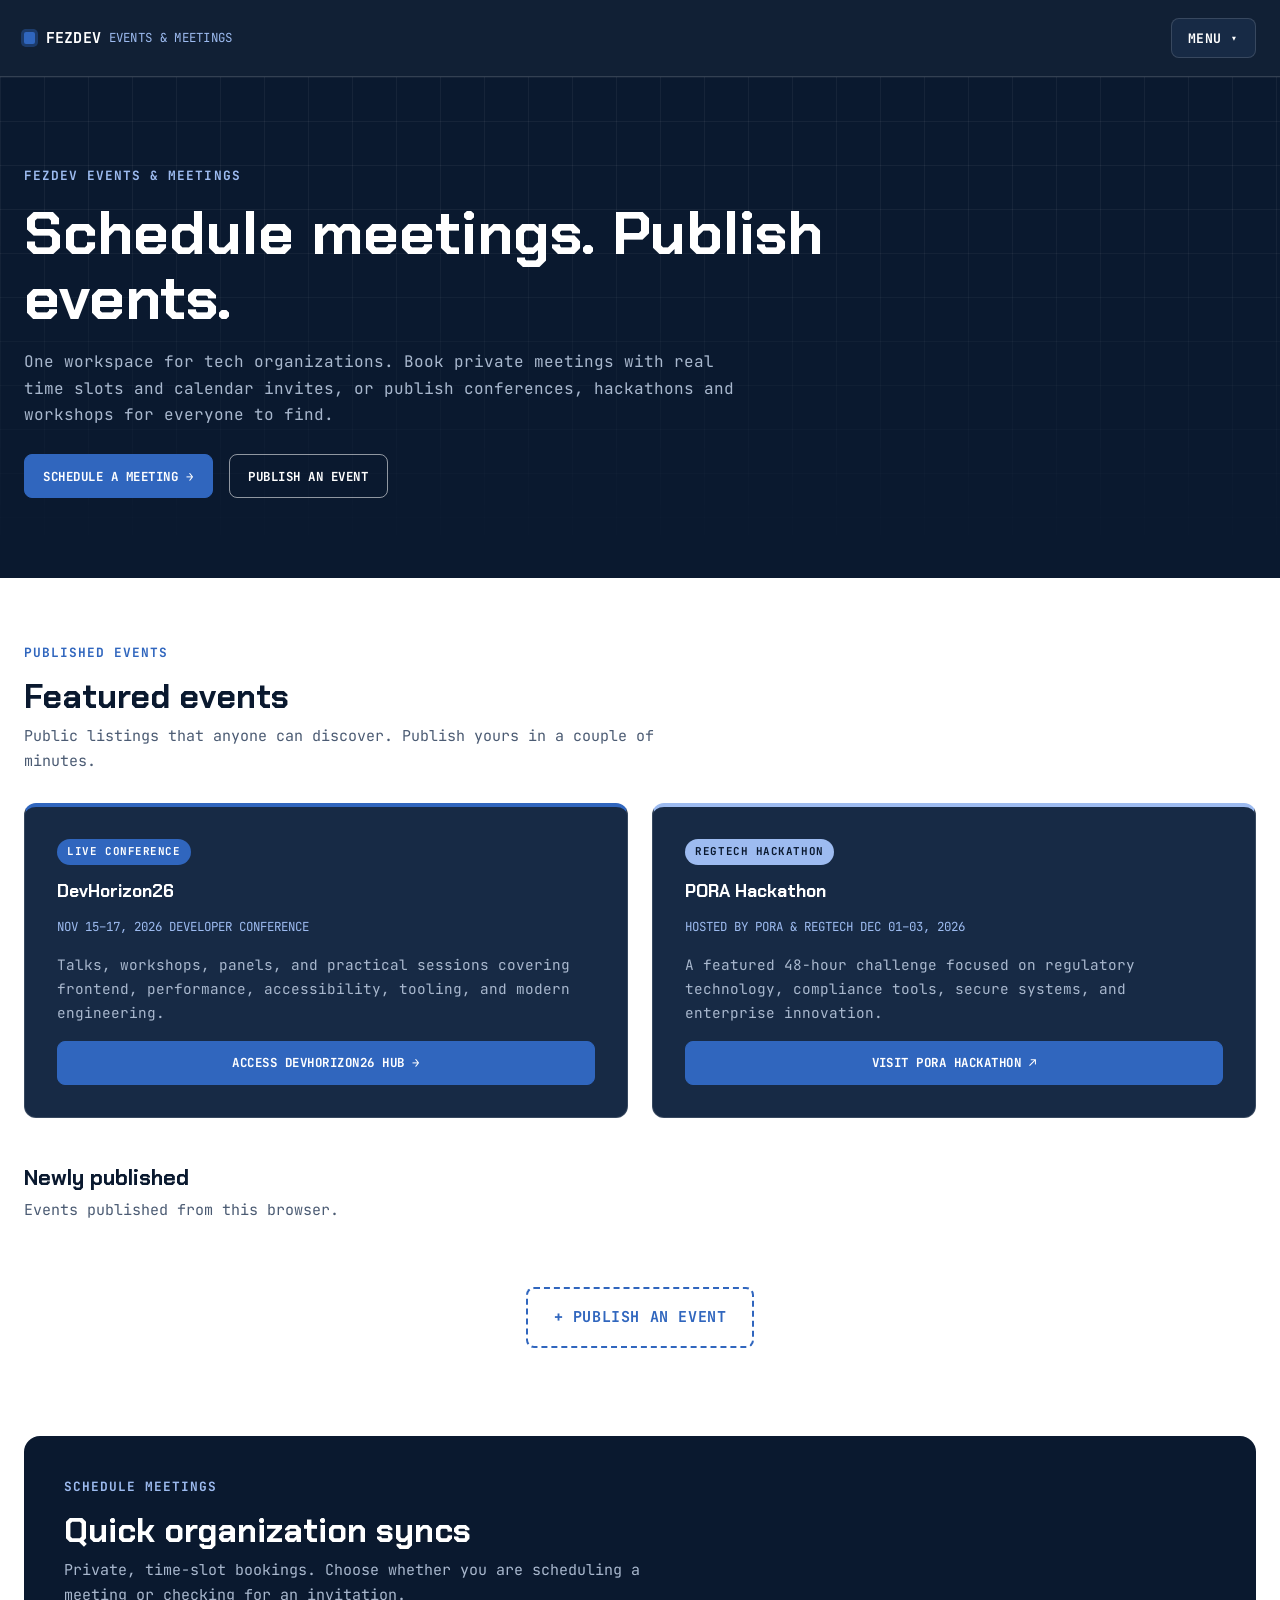
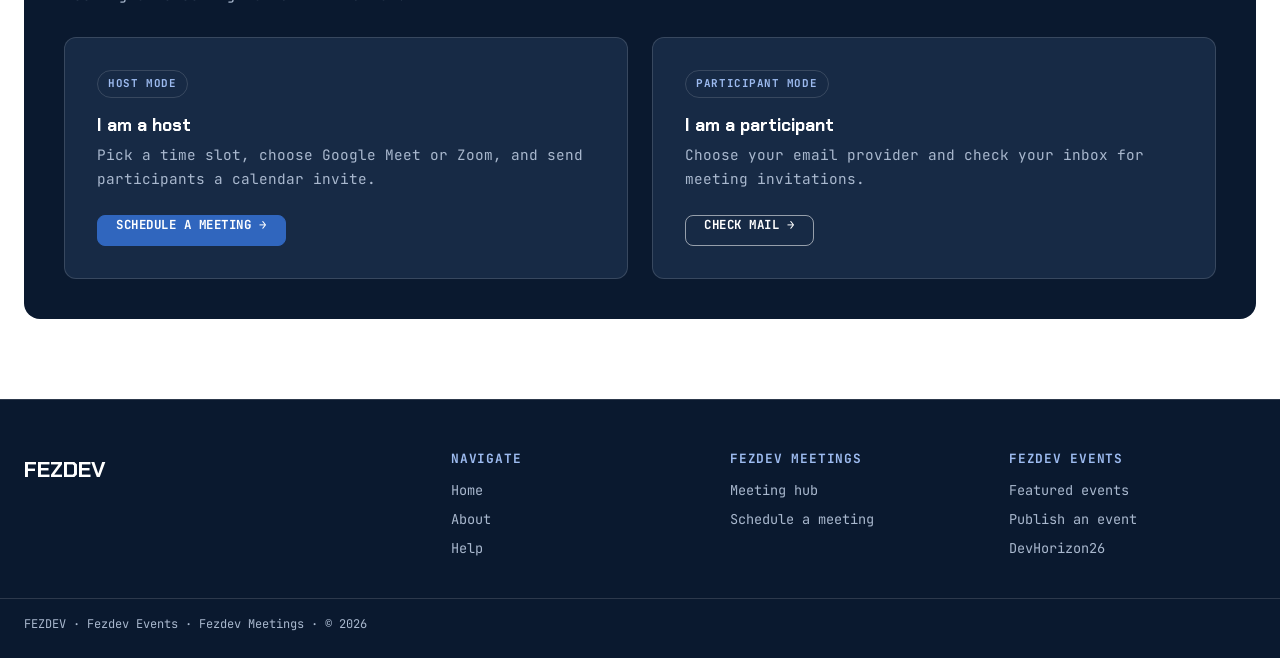
<file: index.html>
<!DOCTYPE html>
<html lang="en">

<head>
  <meta charset="UTF-8">
  <meta name="viewport" content="width=device-width, initial-scale=1.0">
  <meta name="theme-color" content="#0A192F">
  <meta name="description" content="FEZDEV brings together Fezdev Meetings and Fezdev Events to help organizations schedule private sessions and publish public events.">
  <title>FEZDEV | Home</title>
  <link rel="preconnect" href="https://fonts.googleapis.com">
  <link rel="preconnect" href="https://fonts.gstatic.com" crossorigin>
  <link href="https://fonts.googleapis.com/css2?family=Chakra+Petch:wght@500;600;700&family=JetBrains+Mono:wght@400;500;700&display=swap" rel="stylesheet">
  <link rel="stylesheet" href="fezdev.css">
  <script src="fezdev.js" defer></script>
</head>

<body>
  <a class="skip-link" href="#main">Skip to content</a>
  <header class="site-header">
    <div class="container nav-wrap">
      <a class="brand" href="index.html">FEZDEV <span>EVENTS &amp; MEETINGS</span></a>
      <button class="menu-toggle" type="button" aria-expanded="false" aria-controls="site-menu"><span>MENU</span><span class="menu-caret" aria-hidden="true">▾</span></button>
      <nav id="site-menu" class="site-menu" aria-label="Primary">
        <a href="#events-section">Events</a>
        <a href="meeting.html">Meetings</a>
        <a href="about.html">About</a>
        <a href="help.html">Help</a>
      </nav>
    </div>
  </header>

  <main id="main">
    <section class="hero">
      <div class="container">
        <p class="section-tag">FEZDEV EVENTS &amp; MEETINGS</p>
        <h1>Schedule meetings. Publish events.<span class="cursor" aria-hidden="true"> </span></h1>
        <p class="lead">One workspace for tech organizations. Book private meetings with real time slots and calendar invites, or publish conferences, hackathons and workshops for everyone to find.</p>
        <div class="button-row">
          <a class="button button-primary" href="host-meeting.html">Schedule a meeting →</a>
          <a class="button" href="publish-event.html">Publish an event</a>
        </div>
      </div>
    </section>

    <section id="events-section" class="container section" aria-labelledby="events-title">
      <p class="section-tag">PUBLISHED EVENTS</p>
      <h2 class="section-title" id="events-title">Featured events</h2>
      <p class="section-sub">Public listings that anyone can discover. Publish yours in a couple of minutes.</p>
      <div class="event-grid">
        <article class="event-card devhorizon-card">
          <span class="badge badge-primary">Live conference</span>
          <h3>DevHorizon26</h3>
          <p class="event-meta">NOV 15–17, 2026 DEVELOPER CONFERENCE</p>
          <p>Talks, workshops, panels, and practical sessions covering frontend, performance, accessibility, tooling, and modern engineering.</p>
          <a class="button button-primary" href="devhorizon26/index.html">Access DevHorizon26 hub →</a>
        </article>

        <article class="event-card pora-card">
          <span class="badge badge-blue">RegTech hackathon</span>
          <h3>PORA Hackathon</h3>
          <p class="event-meta">HOSTED BY PORA &amp; REGTECH DEC 01–03, 2026</p>
          <p>A featured 48-hour challenge focused on regulatory technology, compliance tools, secure systems, and enterprise innovation.</p>
          <a class="button button-primary" href="https://porahackathon.regtech365.com/" target=" blank" rel="noopener noreferrer">Visit PORA Hackathon ↗</a>
        </article>
      </div>

      <div id="community-events" class="community">
        <h3 class="section-title" style="font-size:1.35rem">Newly published</h3>
        <p class="section-sub">Events published from this browser.</p>
        <div class="event-grid" data-list="community-events" data-empty-href="publish-event.html" data-empty-label="Publish an event"></div>
      </div>

      <div class="center-action">
        <a class="publish-link" href="publish-event.html">+ PUBLISH AN EVENT</a>
      </div>
    </section>

    <section class="section" aria-labelledby="meetings-title">
      <div class="container">
        <div class="meeting-preview">
          <p class="section-tag">SCHEDULE MEETINGS</p>
          <h2 class="section-title" id="meetings-title">Quick organization syncs</h2>
          <p class="section-sub">Private, time-slot bookings. Choose whether you are scheduling a meeting or checking for an invitation.</p>
          <div class="choice-grid">
            <a class="choice-card" href="host-meeting.html">
              <span class="choice-label">HOST MODE</span>
              <h3>I am a host</h3>
              <p>Pick a time slot, choose Google Meet or Zoom, and send participants a calendar invite.</p>
              <span class="button button-primary">Schedule a meeting →</span>
            </a>
            <a class="choice-card" href="meeting.html#participant">
              <span class="choice-label">PARTICIPANT MODE</span>
              <h3>I am a participant</h3>
              <p>Choose your email provider and check your inbox for meeting invitations.</p>
              <span class="button">Check mail →</span>
            </a>
          </div>
        </div>
      </div>
    </section>
  </main>

  <footer class="site-footer">
    <div class="container footer-grid">
      <div>
        <div class="footer-brand">FEZDEV</div>
      </div>
      <div>
        <h3>Navigate</h3><a href="index.html">Home</a><a href="about.html">About</a><a href="help.html">Help</a>
      </div>
      <div>
        <h3>Fezdev Meetings</h3><a href="meeting.html">Meeting hub</a><a href="host-meeting.html">Schedule a meeting</a>
      </div>
      <div>
        <h3>Fezdev Events</h3><a href="#events-section">Featured events</a><a href="publish-event.html">Publish an event</a><a href="devhorizon26/index.html">DevHorizon26</a>
      </div>
    </div>
    <div class="container footer-bottom">FEZDEV · Fezdev Events · Fezdev Meetings · © 2026</div>
  </footer>
</body>

</html>
</file>
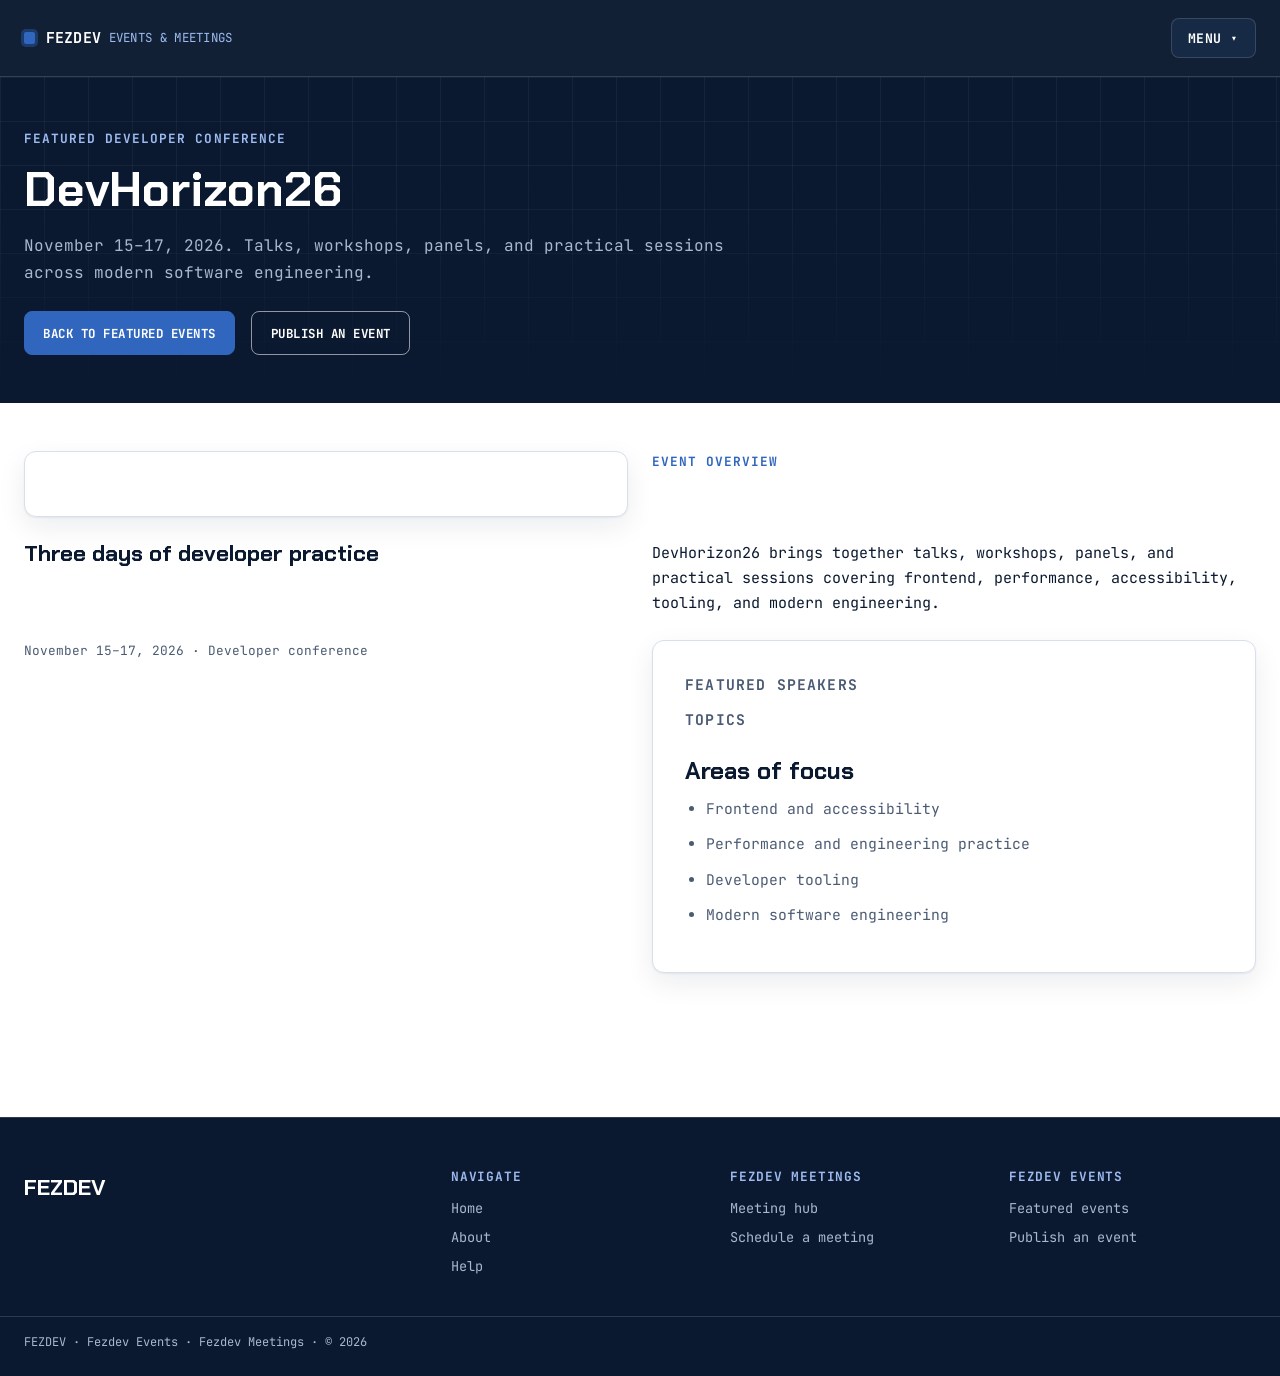
<file: devhorizon26/index.html>
<!DOCTYPE html>
<html lang="en">

<head>
  <meta charset="UTF-8">
  <meta name="viewport" content="width=device-width, initial-scale=1.0">
  <meta name="theme-color" content="#0A192F">
  <meta name="description" content="DevHorizon26: a developer conference featuring talks, workshops, panels, and practical sessions.">
  <title>DevHorizon26 | Fezdev Events</title>
  <link rel="preconnect" href="https://fonts.googleapis.com">
  <link rel="preconnect" href="https://fonts.gstatic.com" crossorigin>
  <link href="https://fonts.googleapis.com/css2?family=Chakra+Petch:wght@500;600;700&family=JetBrains+Mono:wght@400;500;700&display=swap" rel="stylesheet">
  <link rel="stylesheet" href="../fezdev.css">
  <script src="../fezdev.js" defer></script>
</head>

<body>
  <a class="skip-link" href="#main">Skip to content</a>
  <header class="site-header">
    <div class="container nav-wrap">
      <a class="brand" href="../index.html">FEZDEV <span>EVENTS &amp; MEETINGS</span></a>
      <button class="menu-toggle" type="button" aria-expanded="false" aria-controls="site-menu"><span>MENU</span><span class="menu-caret" aria-hidden="true">▾</span></button>
      <nav id="site-menu" class="site-menu" aria-label="Primary">
          <a href="../index.html#events-section">Events</a>
          <a href="../meeting.html">Meetings</a>
          <a href="../about.html">About</a>
          <a href="../help.html">Help</a>
      </nav>
    </div>
  </header>

  <section class="page-hero">
    <div class="container">
      <p class="section-tag">FEATURED DEVELOPER CONFERENCE</p>
      <h1>DevHorizon26<span class="cursor" aria-hidden="true"> </span></h1>
      <p class="lead">November 15–17, 2026. Talks, workshops, panels, and practical sessions across modern software engineering.</p>
      <div class="button-row">
        <a class="button button-primary" href="../index.html#events-section">Back to featured events</a>
        <a class="button" href="../publish-event.html">Publish an event</a>
      </div>
    </div>
  </section>

  <main id="main" class="container page-main">
    <div class="about-grid">
      <section class="panel"></section>
        <p class="section-tag">EVENT OVERVIEW</p>
        <h2>Three days of developer practice</h2>
        <p>DevHorizon26 brings together talks, workshops, panels, and practical sessions covering frontend, performance, accessibility, tooling, and modern engineering.</p>
        <p class="muted">November 15–17, 2026 · Developer conference</p>
      </section>
      <section class="panel">
        <p class="section-tag">FEATURED SPEAKERS</p>
        <p class="section-tag">TOPICS</p>
        <h2>Areas of focus</h2>
        <ul>
          <li>Frontend and accessibility</li>
          <li>Performance and engineering practice</li>
          <li>Developer tooling</li>
          <li>Modern software engineering</li>
        </ul>
      </section>
    </div>
  </main>

  <footer class="site-footer">
    <div class="container footer-grid">
      <div>
        <div class="footer-brand">FEZDEV</div>
      </div>
      <div>
        <h3>Navigate</h3><a href="../index.html">Home</a><a href="../about.html">About</a><a href="../help.html">Help</a>
      </div>
      <div>
        <h3>Fezdev Meetings</h3><a href="../meeting.html">Meeting hub</a><a href="../host-meeting.html">Schedule a meeting</a>
      </div>
      <div>
        <h3>Fezdev Events</h3><a href="../index.html#events-section">Featured events</a><a href="../publish-event.html">Publish an event</a>
      </div>
    </div>
    <div class="container footer-bottom">FEZDEV · Fezdev Events · Fezdev Meetings · © 2026</div>
  </footer>
</body>

</html>
</file>
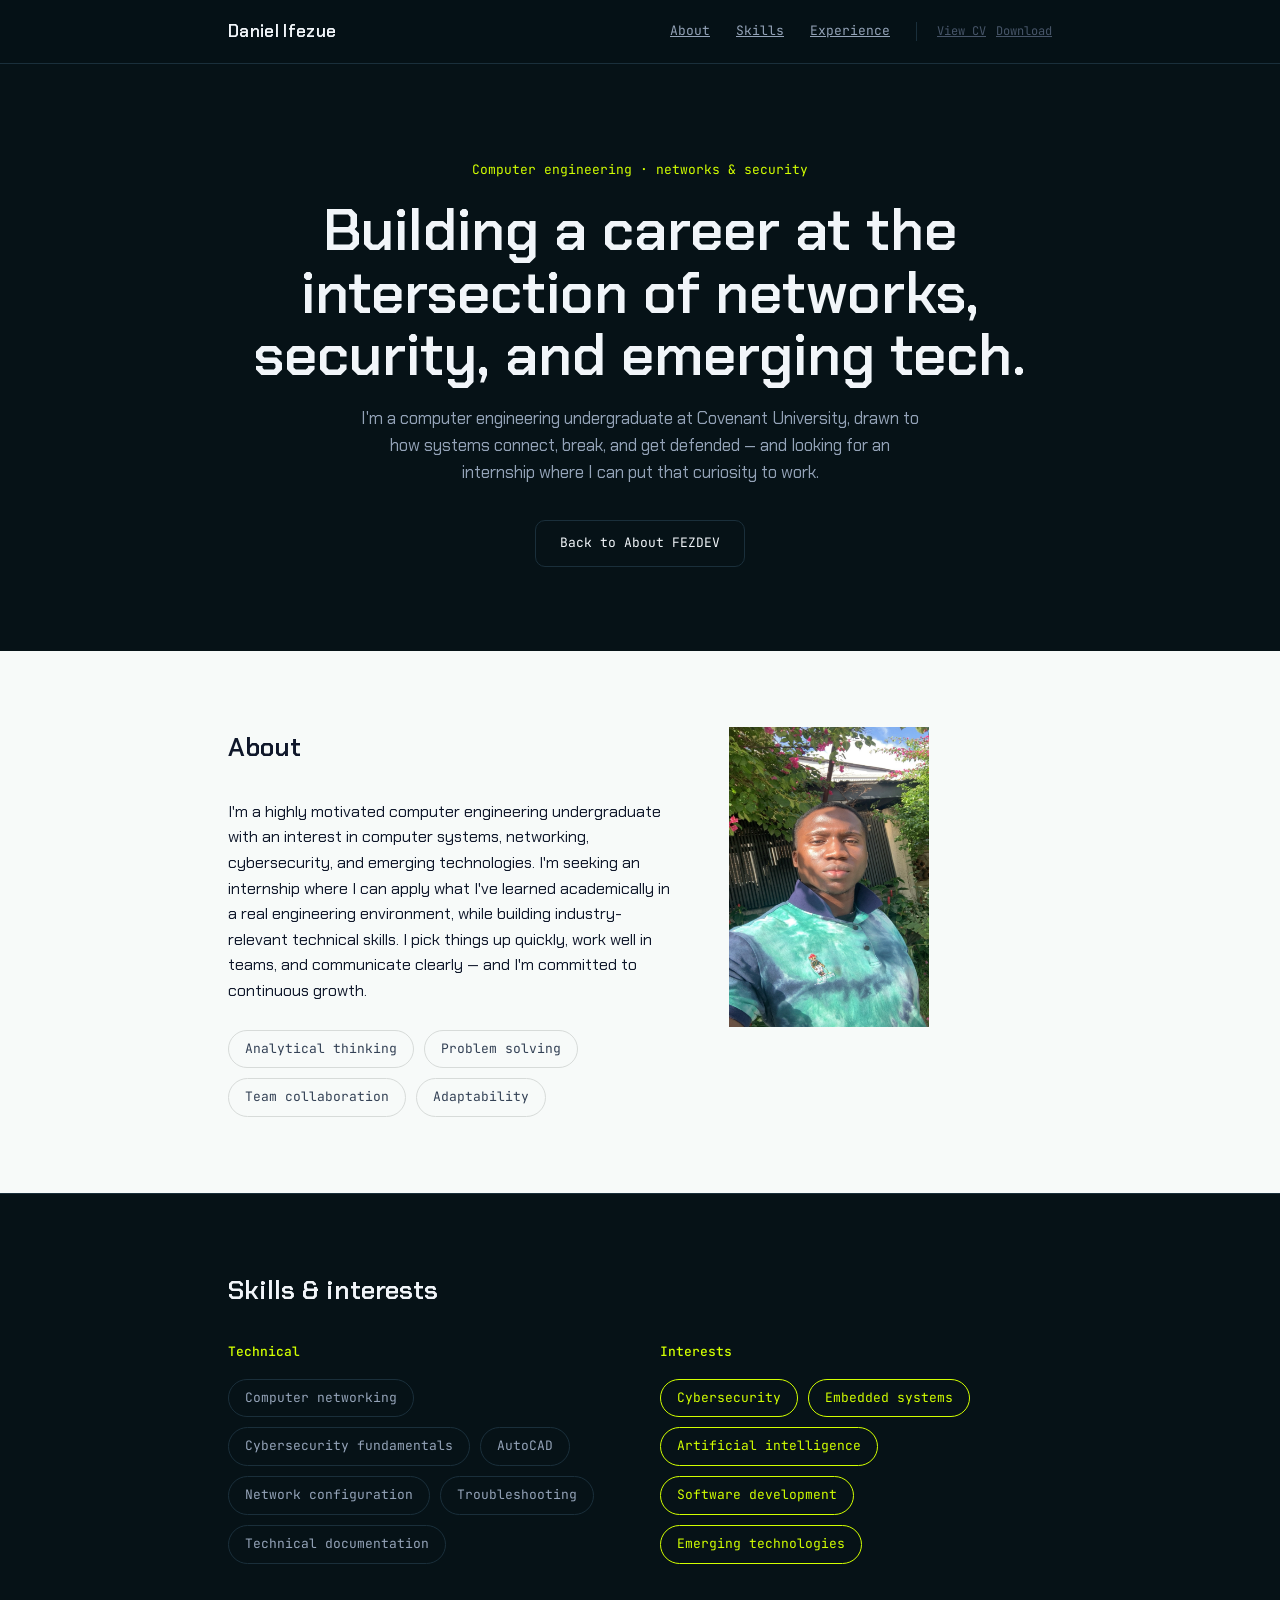
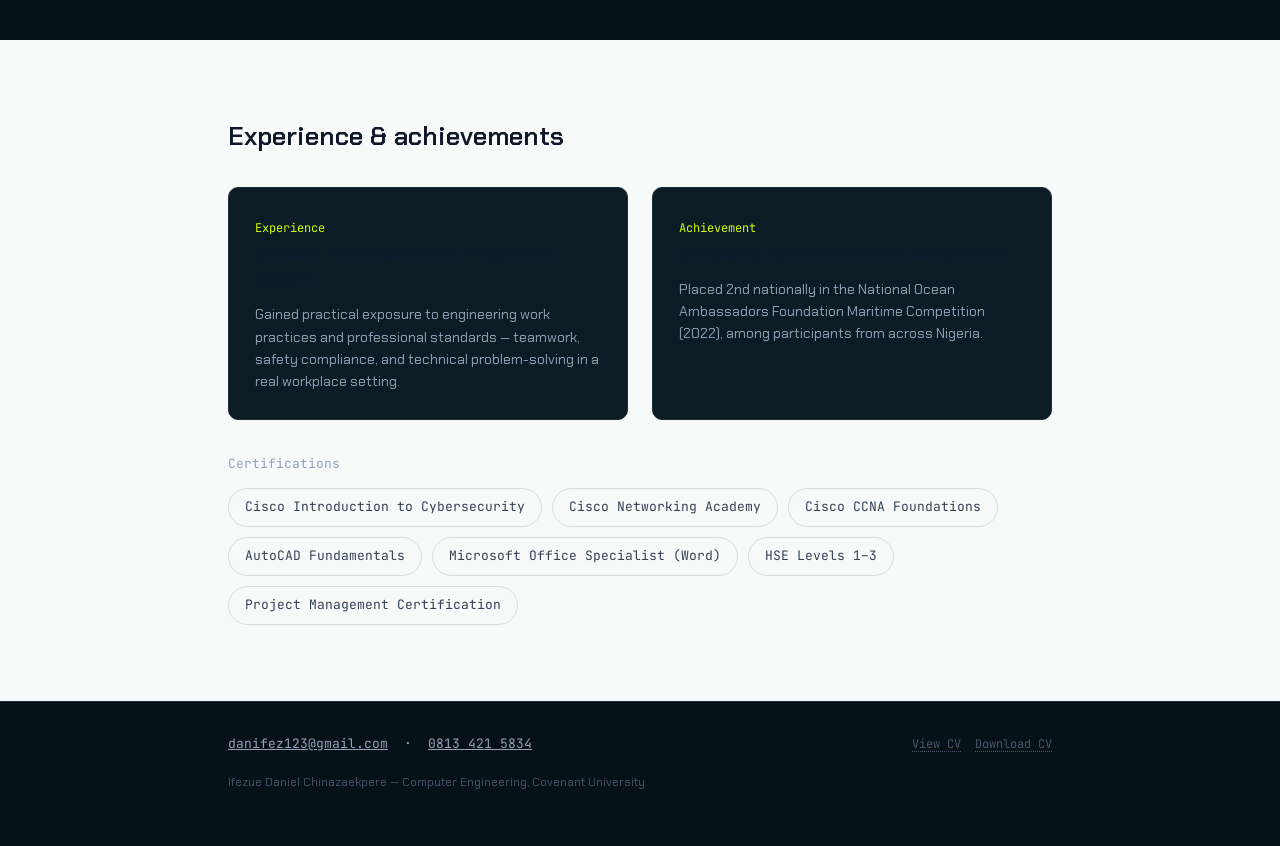
<file: Portfolio CV/index.html>
<!DOCTYPE html>
<html lang="en">
<head>
<meta charset="UTF-8">
<meta name="viewport" content="width=device-width, initial-scale=1.0">
<title>Daniel Ifezue — Computer Engineering</title>
<meta name="description" content="Portfolio of Ifezue Daniel Chinazaekpere, Computer Engineering undergraduate interested in networks, cybersecurity and emerging technologies.">
<link rel="preconnect" href="https://fonts.googleapis.com">
<link rel="preconnect" href="https://fonts.gstatic.com" crossorigin>
<link href="https://fonts.googleapis.com/css2?family=Chakra+Petch:wght@400;500;600&family=JetBrains+Mono:wght@400;500&display=swap" rel="stylesheet">
<link rel="stylesheet" href="style.css">
</head>
<body>

<header>
  <nav class="wrap">
    <span class="logo">Daniel Ifezue</span>
    <div class="nav-links">
      <a href="#about">About</a>
      <a href="#skills">Skills</a>
      <a href="#experience">Experience</a>
      <span class="nav-cv">
        <a href="Ifezue Daniel CV.pdf" target=" blank" rel="noopener">View CV</a>
        <a href="Ifezue Daniel CV.pdf" download="Ifezue Daniel CV.pdf">Download</a>
      </span>
    </div>
  </nav>
</header>

<main>
  <section class="hero wrap">
    <p class="eyebrow">Computer engineering · networks &amp; security</p>
    <h1>Building a career at the intersection of networks, security, and emerging tech.</h1>
    <p class="lead">I'm a computer engineering undergraduate at Covenant University, drawn to how systems connect, break, and get defended — and looking for an internship where I can put that curiosity to work.</p>
    <a class="button" href="../about.html">Back to About FEZDEV</a>
  </section>

  <section id="about" class="section-bright">
    <div class="wrap about-grid">
      <div>
        <h2>About</h2>
        <p>I'm a highly motivated computer engineering undergraduate with an interest in computer systems, networking, cybersecurity, and emerging technologies. I'm seeking an internship where I can apply what I've learned academically in a real engineering environment, while building industry-relevant technical skills. I pick things up quickly, work well in teams, and communicate clearly — and I'm committed to continuous growth.</p>
        <div class="pill-group" style="margin-top:26px;">
          <span class="pill">Analytical thinking</span>
          <span class="pill">Problem solving</span>
          <span class="pill">Team collaboration</span>
          <span class="pill">Adaptability</span>
        </div>
      </div>
      <div class="about-image">
        <img src="images/profile.jpg.jpeg" alt="Ifezue Daniel Chinazaekpere" width="300" height="300">
      </div>
    </div>
  </section>

  <section id="skills" class="section-dark">
    <div class="wrap">
      <h2>Skills &amp; interests</h2>
      <div class="skills-grid">
        <div>
          <h3>Technical</h3>
          <div class="pill-group">
            <span class="pill">Computer networking</span>
            <span class="pill">Cybersecurity fundamentals</span>
            <span class="pill">AutoCAD</span>
            <span class="pill">Network configuration</span>
            <span class="pill">Troubleshooting</span>
            <span class="pill">Technical documentation</span>
          </div>
        </div>
        <div>
          <h3>Interests</h3>
          <div class="pill-group">
            <span class="pill accent">Cybersecurity</span>
            <span class="pill accent">Embedded systems</span>
            <span class="pill accent">Artificial intelligence</span>
            <span class="pill accent">Software development</span>
            <span class="pill accent">Emerging technologies</span>
          </div>
        </div>
      </div>
    </div>
  </section>

  <section id="experience" class="section-bright">
    <div class="wrap">
      <h2>Experience &amp; achievements</h2>
      <div class="card-row">
        <div class="card">
          <span class="tag">Experience</span>
          <h3>Student Work Experience Programme (SWEP)</h3>
          <p>Gained practical exposure to engineering work practices and professional standards — teamwork, safety compliance, and technical problem-solving in a real workplace setting.</p>
        </div>
        <div class="card">
          <span class="tag">Achievement</span>
          <h3>2nd place, national maritime competition</h3>
          <p>Placed 2nd nationally in the National Ocean Ambassadors Foundation Maritime Competition (2022), among participants from across Nigeria.</p>
        </div>
      </div>
      <div class="certs">
        <p class="label">Certifications</p>
        <div class="pill-group">
          <span class="pill">Cisco Introduction to Cybersecurity</span>
          <span class="pill">Cisco Networking Academy</span>
          <span class="pill">Cisco CCNA Foundations</span>
          <span class="pill">AutoCAD Fundamentals</span>
          <span class="pill">Microsoft Office Specialist (Word)</span>
          <span class="pill">HSE Levels 1–3</span>
          <span class="pill">Project Management Certification</span>
        </div>
      </div>
    </div>
  </section>
</main>

<footer>
  <div class="wrap">
    <div class="footer-row">
      <div class="contact-line">
        <a href="mailto:danifez123@gmail.com">danifez123@gmail.com</a> &nbsp;·&nbsp; <a href="tel:+2348134215834">0813 421 5834</a>
      </div>
      <div class="cv-links">
        <a href="Ifezue Daniel CV.pdf" target=" blank" rel="noopener">View CV</a>
        <a href="Ifezue Daniel CV.pdf" download="Ifezue Daniel CV.pdf">Download CV</a>
      </div>
    </div>
    <p class="footer-note">Ifezue Daniel Chinazaekpere — Computer Engineering, Covenant University.</p>
  </div>
</footer>

<!-- Optional enhancement: this page works fully without it.
     Add enhance.js to the same folder and uncomment the line below
     for a scroll-based active nav state and subtle section reveals.
<script src="enhance.js"></script>
-->
</body>
</html>
</file>
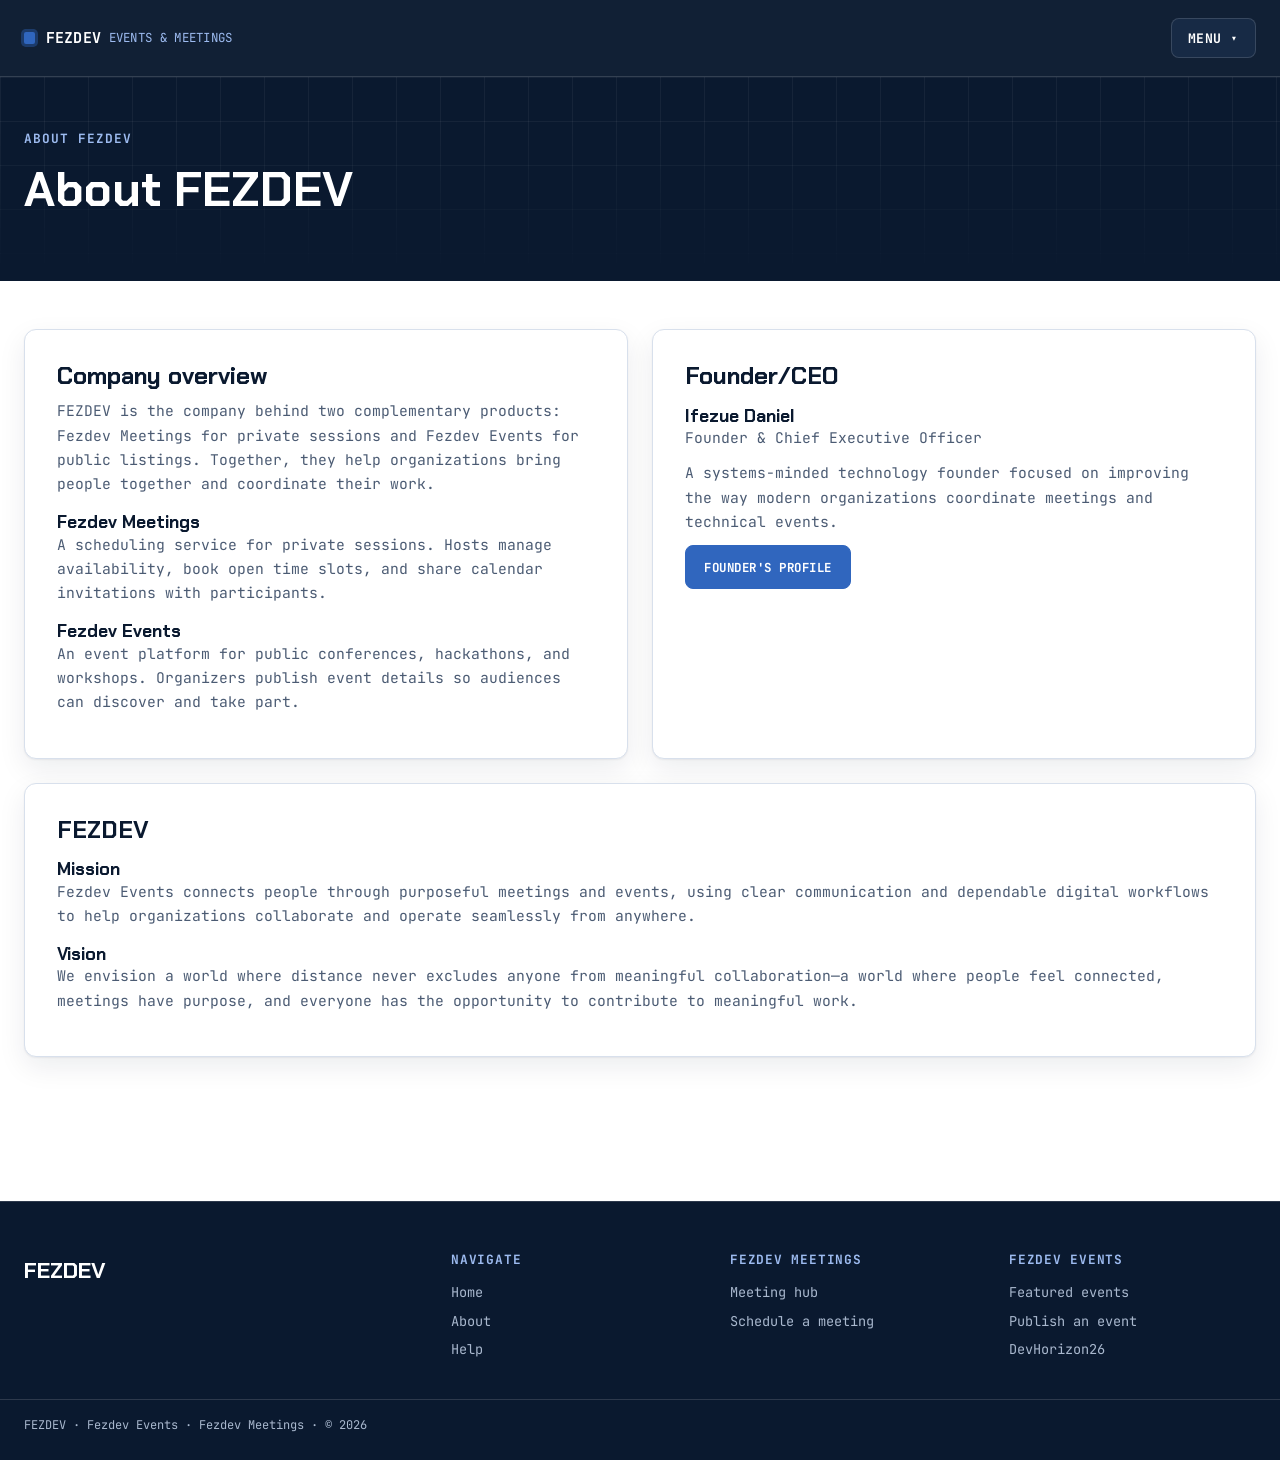
<file: about.html>
<!DOCTYPE html>
<html lang="en">

<head>
  <meta charset="UTF-8">
  <meta name="viewport" content="width=device-width, initial-scale=1.0">
  <meta name="theme-color" content="#0A192F">
  <title>FEZDEV | About</title>
  <link rel="preconnect" href="https://fonts.googleapis.com">
  <link rel="preconnect" href="https://fonts.gstatic.com" crossorigin>
  <link href="https://fonts.googleapis.com/css2?family=Chakra+Petch:wght@500;600;700&family=JetBrains+Mono:wght@400;500;700&display=swap" rel="stylesheet">
  <link rel="stylesheet" href="fezdev.css">
  <script src="fezdev.js" defer></script>
</head>

<body>
  <a class="skip-link" href="#main">Skip to content</a>
  <header class="site-header">
    <div class="container nav-wrap">
      <a class="brand" href="index.html">FEZDEV <span>EVENTS &amp; MEETINGS</span></a>
      <button class="menu-toggle" type="button" aria-expanded="false" aria-controls="site-menu"><span>MENU</span><span class="menu-caret" aria-hidden="true">▾</span></button>
      <nav id="site-menu" class="site-menu" aria-label="Primary">
        <a href="index.html#events-section">Events</a>
        <a href="meeting.html">Meetings</a>
        <a href="about.html" aria-current="page">About</a>
        <a href="help.html">Help</a>
      </nav>
    </div>
  </header>

  <section class="page-hero">
    <div class="container">
      <p class="section-tag">ABOUT FEZDEV</p>
      <h1>About FEZDEV</h1>
    </div>
  </section>

  <main id="main" class="container page-main">
    <div class="about-grid">
      <section class="panel">
        <h2>Company overview</h2>
        <p>FEZDEV is the company behind two complementary products: Fezdev Meetings for private sessions and Fezdev Events for public listings. Together, they help organizations bring people together and coordinate their work.</p>
        <h3>Fezdev Meetings</h3>
        <p>A scheduling service for private sessions. Hosts manage availability, book open time slots, and share calendar invitations with participants.</p>
        <h3>Fezdev Events</h3>
        <p>An event platform for public conferences, hackathons, and workshops. Organizers publish event details so audiences can discover and take part.</p>
      </section>
      <section class="panel">
        <h2>Founder/CEO</h2>
        <h3>Ifezue Daniel</h3>
        <p class="muted">Founder &amp; Chief Executive Officer</p>
        <p>A systems-minded technology founder focused on improving the way modern organizations coordinate meetings and technical events.</p>
        <p><a class="button button-primary" href="Portfolio%20CV/index.html">Founder's Profile</a></p>
      </section>
      <section class="panel full">
        <h2>FEZDEV</h2>
        <h3>Mission</h3>
        <p>Fezdev Events connects people through purposeful meetings and events, using clear communication and dependable digital workflows to help organizations collaborate and operate seamlessly from anywhere.</p>
        <h3>Vision</h3>
        <p>We envision a world where distance never excludes anyone from meaningful collaboration—a world where people feel connected, meetings have purpose, and everyone has the opportunity to contribute to meaningful work.</p>
      </section>
    </div>
  </main>

  <footer class="site-footer">
    <div class="container footer-grid">
      <div>
        <div class="footer-brand">FEZDEV</div>
      </div>
      <div>
        <h3>Navigate</h3><a href="index.html">Home</a><a href="about.html">About</a><a href="help.html">Help</a>
      </div>
      <div>
        <h3>Fezdev Meetings</h3><a href="meeting.html">Meeting hub</a><a href="host-meeting.html">Schedule a meeting</a>
      </div>
      <div>
        <h3>Fezdev Events</h3><a href="index.html#events-section">Featured events</a><a href="publish-event.html">Publish an event</a><a href="devhorizon26/index.html">DevHorizon26</a>
      </div>
    </div>
    <div class="container footer-bottom">FEZDEV · Fezdev Events · Fezdev Meetings · © 2026</div>
  </footer>
</body>

</html>
</file>
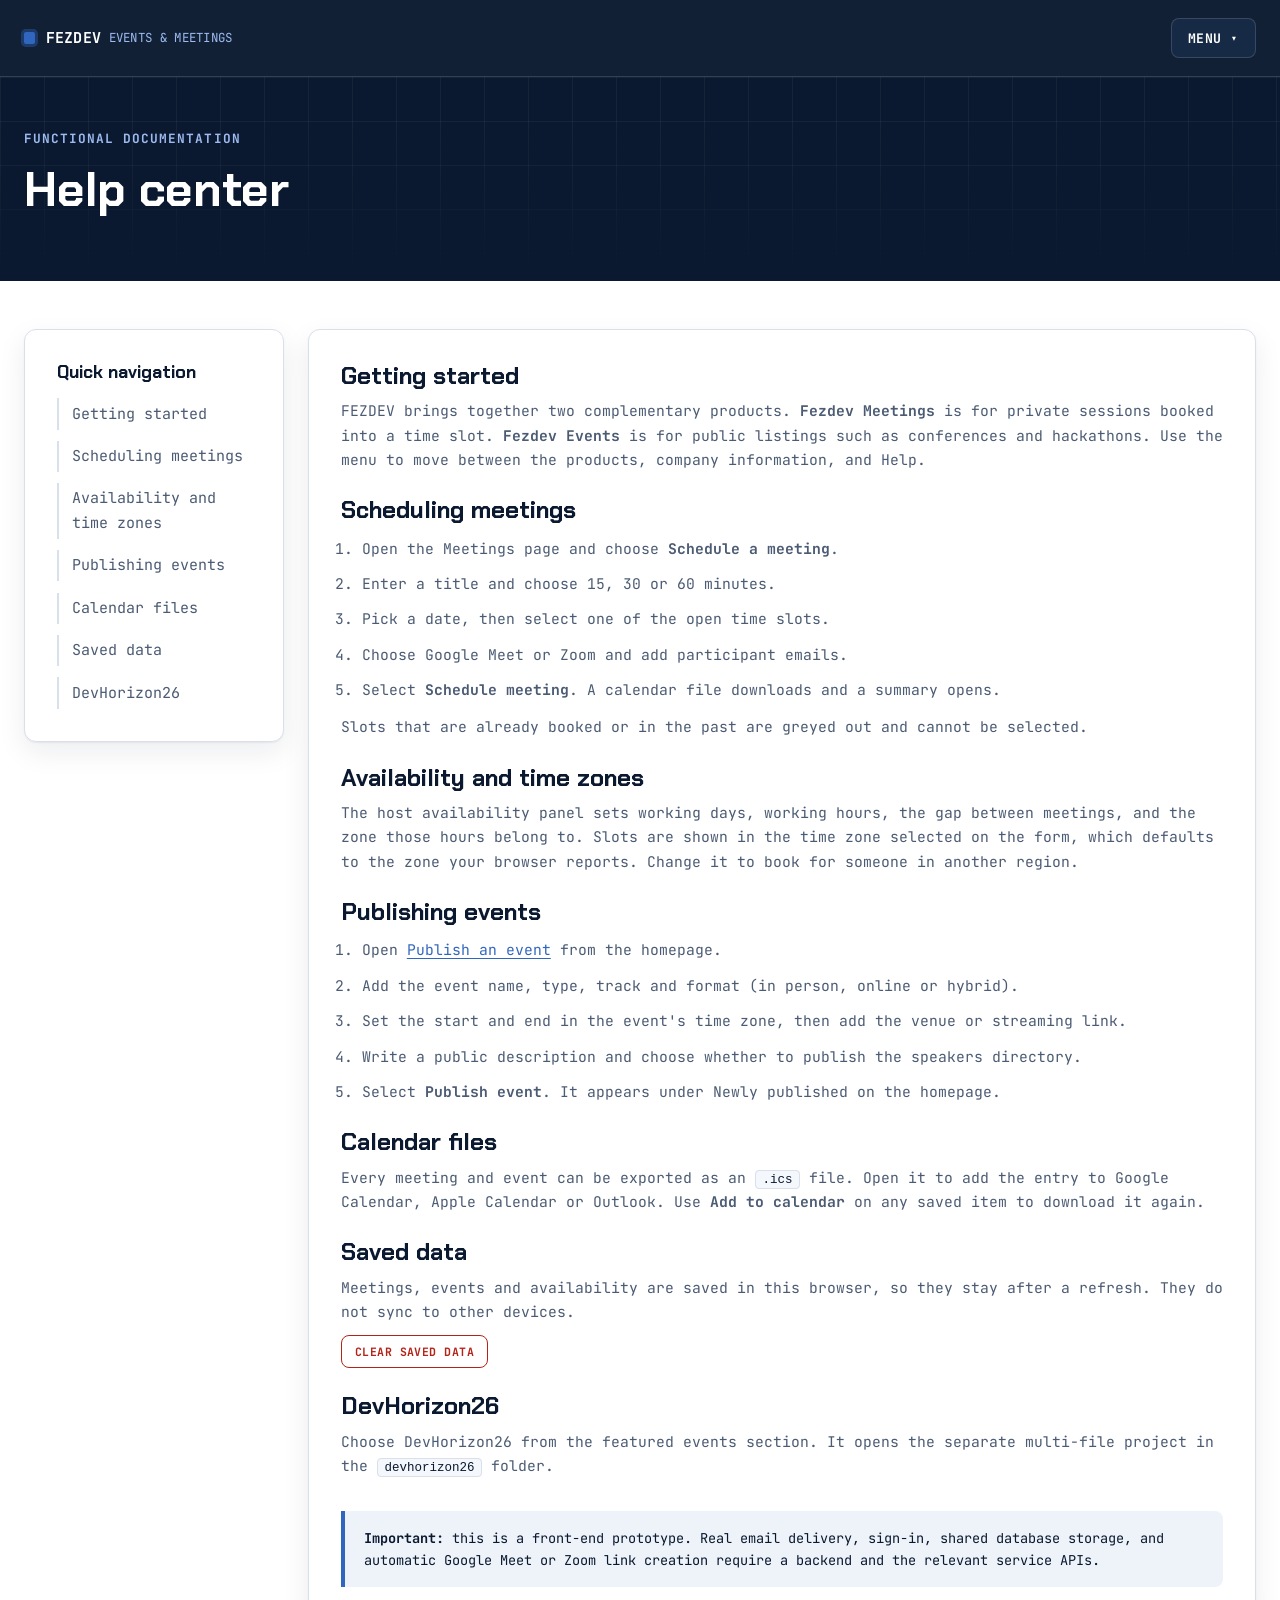
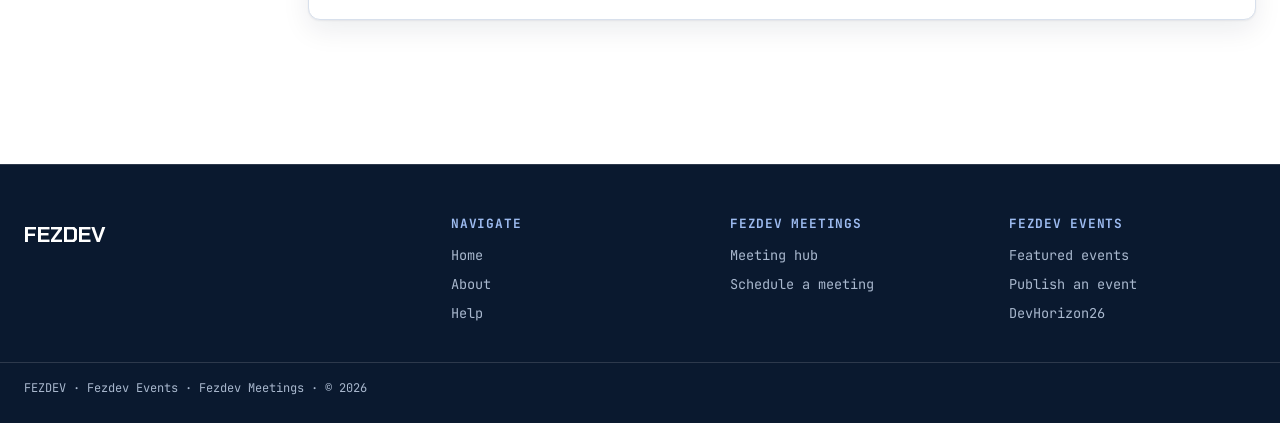
<file: help.html>
<!DOCTYPE html>
<html lang="en">

<head>
  <meta charset="UTF-8">
  <meta name="viewport" content="width=device-width, initial-scale=1.0">
  <meta name="theme-color" content="#0A192F">
  <title>FEZDEV | Help</title>
  <link rel="preconnect" href="https://fonts.googleapis.com">
  <link rel="preconnect" href="https://fonts.gstatic.com" crossorigin>
  <link href="https://fonts.googleapis.com/css2?family=Chakra+Petch:wght@500;600;700&family=JetBrains+Mono:wght@400;500;700&display=swap" rel="stylesheet">
  <link rel="stylesheet" href="fezdev.css">
  <script src="fezdev.js" defer></script>
</head>

<body>
  <a class="skip-link" href="#main">Skip to content</a>
  <header class="site-header">
    <div class="container nav-wrap">
      <a class="brand" href="index.html">FEZDEV <span>EVENTS &amp; MEETINGS</span></a>
      <button class="menu-toggle" type="button" aria-expanded="false" aria-controls="site-menu"><span>MENU</span><span class="menu-caret" aria-hidden="true">▾</span></button>
      <nav id="site-menu" class="site-menu" aria-label="Primary">
        <a href="index.html#events-section">Events</a>
        <a href="meeting.html">Meetings</a>
        <a href="about.html">About</a>
        <a href="help.html" aria-current="page">Help</a>
      </nav>
    </div>
  </header>

  <section class="page-hero">
    <div class="container">
      <p class="section-tag">FUNCTIONAL DOCUMENTATION</p>
      <h1>Help center<span class="cursor" aria-hidden="true"> </span></h1>
    </div>
  </section>

  <main id="main" class="container page-main">
    <div class="help-grid">
      <aside class="panel" aria-label="Quick navigation">
        <h2>Quick navigation</h2>
        <a href="#start">Getting started</a>
        <a href="#meetings">Scheduling meetings</a>
        <a href="#availability">Availability and time zones</a>
        <a href="#events">Publishing events</a>
        <a href="#calendar">Calendar files</a>
        <a href="#data">Saved data</a>
        <a href="#devhorizon">DevHorizon26</a>
      </aside>
      <section class="panel">
        <h2 id="start">Getting started</h2>
        <p>FEZDEV brings together two complementary products. <strong>Fezdev Meetings</strong> is for private sessions booked into a time slot. <strong>Fezdev Events</strong> is for public listings such as conferences and hackathons. Use the menu to move between the products, company information, and Help.</p>

        <h2 id="meetings">Scheduling meetings</h2>
        <ol>
          <li>Open the Meetings page and choose <strong>Schedule a meeting</strong>.</li>
          <li>Enter a title and choose 15, 30 or 60 minutes.</li>
          <li>Pick a date, then select one of the open time slots.</li>
          <li>Choose Google Meet or Zoom and add participant emails.</li>
          <li>Select <strong>Schedule meeting</strong>. A calendar file downloads and a summary opens.</li>
        </ol>
        <p>Slots that are already booked or in the past are greyed out and cannot be selected.</p>

        <h2 id="availability">Availability and time zones</h2>
        <p>The host availability panel sets working days, working hours, the gap between meetings, and the zone those hours belong to. Slots are shown in the time zone selected on the form, which defaults to the zone your browser reports. Change it to book for someone in another region.</p>

        <h2 id="events">Publishing events</h2>
        <ol>
          <li>Open <a href="publish-event.html">Publish an event</a> from the homepage.</li>
          <li>Add the event name, type, track and format (in person, online or hybrid).</li>
          <li>Set the start and end in the event's time zone, then add the venue or streaming link.</li>
          <li>Write a public description and choose whether to publish the speakers directory.</li>
          <li>Select <strong>Publish event</strong>. It appears under Newly published on the homepage.</li>
        </ol>

        <h2 id="calendar">Calendar files</h2>
        <p>Every meeting and event can be exported as an <code>.ics</code> file. Open it to add the entry to Google Calendar, Apple Calendar or Outlook. Use <strong>Add to calendar</strong> on any saved item to download it again.</p>

        <h2 id="data">Saved data</h2>
        <p>Meetings, events and availability are saved in this browser, so they stay after a refresh. They do not sync to other devices.</p>
        <button type="button" class="button button-danger button-small" data-action="clear-data">Clear saved data</button>

        <h2 id="devhorizon">DevHorizon26</h2>
        <p>Choose DevHorizon26 from the featured events section. It opens the separate multi-file project in the <code>devhorizon26</code> folder.</p>

        <div class="notice"><strong>Important:</strong> this is a front-end prototype. Real email delivery, sign-in, shared database storage, and automatic Google Meet or Zoom link creation require a backend and the relevant service APIs.</div>
      </section>
    </div>
  </main>

  <footer class="site-footer">
    <div class="container footer-grid">
      <div>
        <div class="footer-brand">FEZDEV</div>
      </div>
      <div>
        <h3>Navigate</h3><a href="index.html">Home</a><a href="about.html">About</a><a href="help.html">Help</a>
      </div>
      <div>
        <h3>Fezdev Meetings</h3><a href="meeting.html">Meeting hub</a><a href="host-meeting.html">Schedule a meeting</a>
      </div>
      <div>
        <h3>Fezdev Events</h3><a href="index.html#events-section">Featured events</a><a href="publish-event.html">Publish an event</a><a href="devhorizon26/index.html">DevHorizon26</a>
      </div>
    </div>
    <div class="container footer-bottom">FEZDEV · Fezdev Events · Fezdev Meetings · © 2026</div>
  </footer>
</body>

</html>
</file>
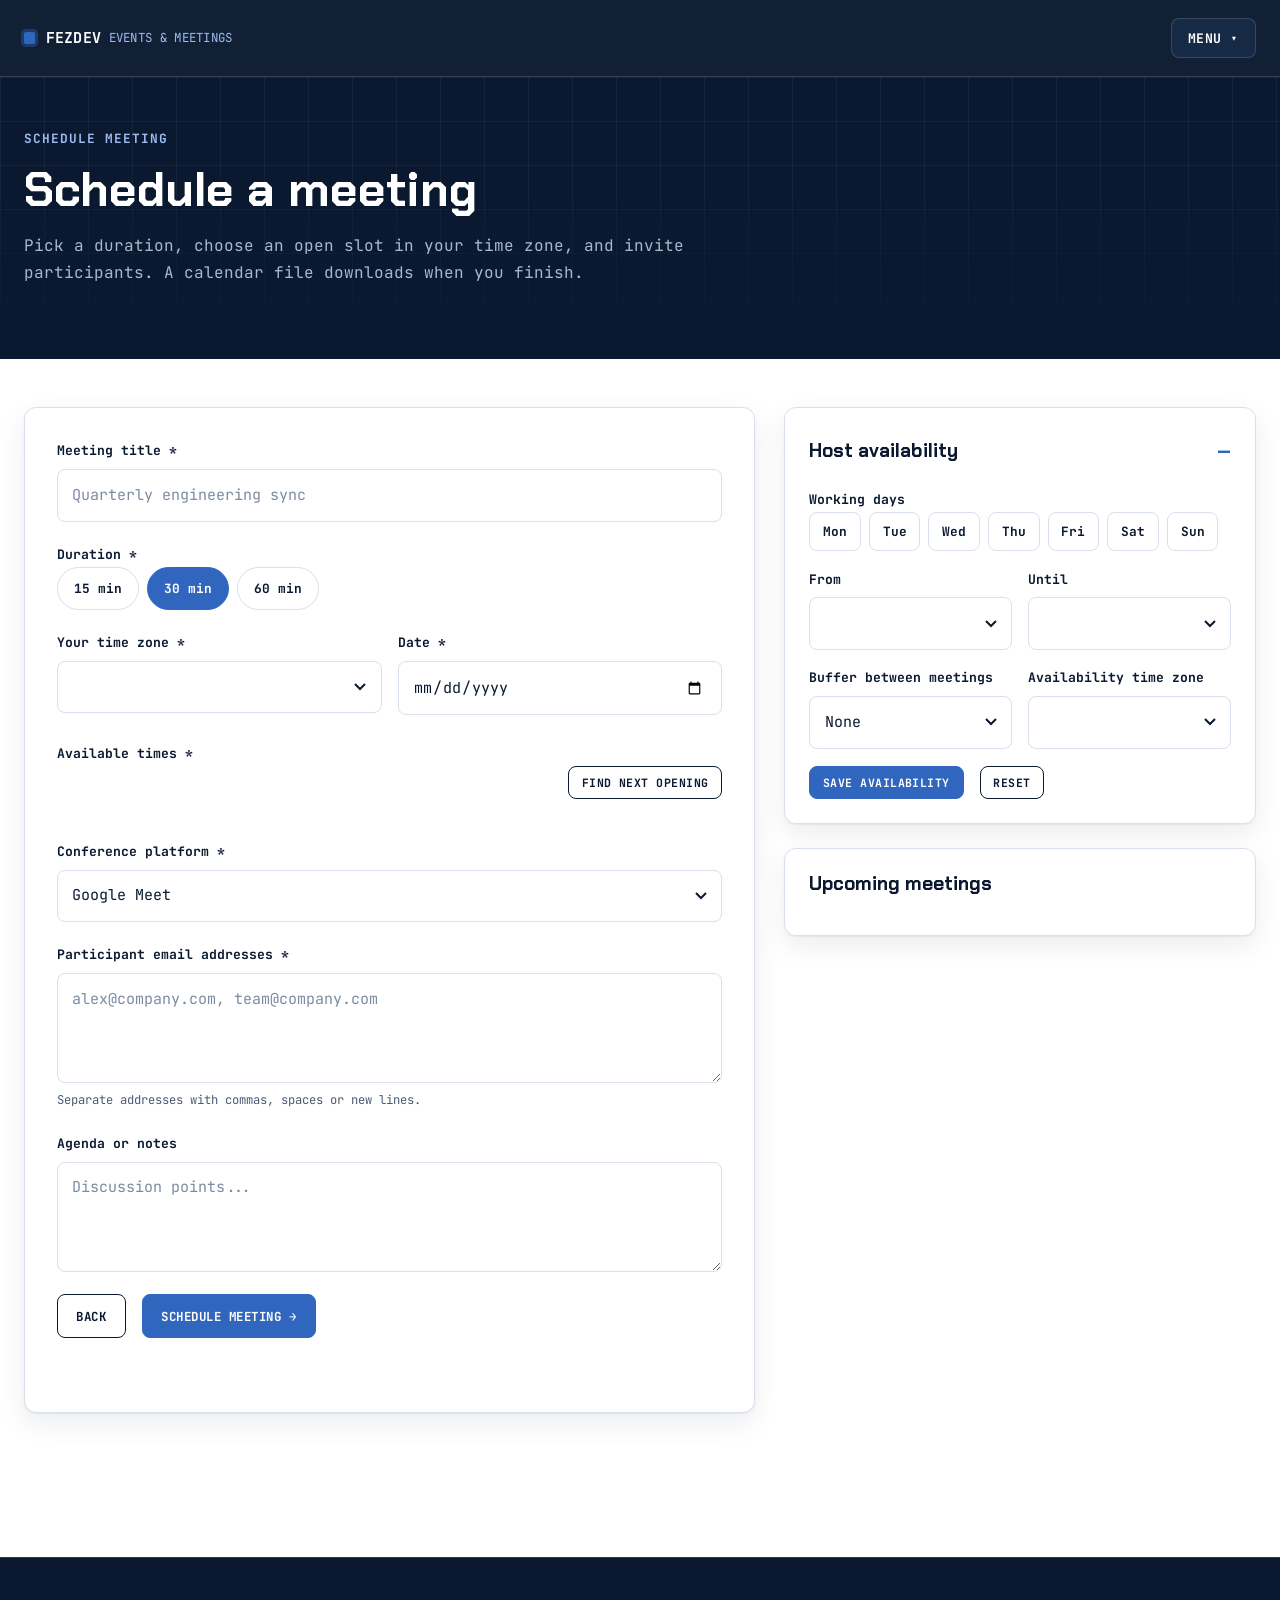
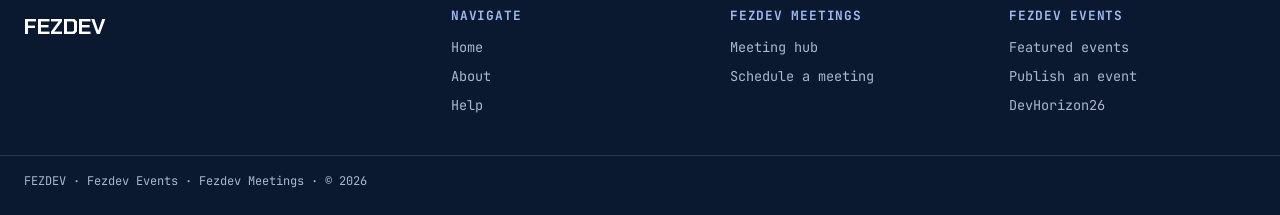
<file: host-meeting.html>
<!DOCTYPE html>
<html lang="en">

<head>
  <meta charset="UTF-8">
  <meta name="viewport" content="width=device-width, initial-scale=1.0">
  <meta name="theme-color" content="#0A192F">
  <title>Fezdev Meetings | Schedule a Meeting</title>
  <link rel="preconnect" href="https://fonts.googleapis.com">
  <link rel="preconnect" href="https://fonts.gstatic.com" crossorigin>
  <link href="https://fonts.googleapis.com/css2?family=Chakra+Petch:wght@500;600;700&family=JetBrains+Mono:wght@400;500;700&display=swap" rel="stylesheet">
  <link rel="stylesheet" href="fezdev.css">
  <script src="fezdev.js" defer></script>
</head>

<body>
  <a class="skip-link" href="#main">Skip to content</a>
  <header class="site-header">
    <div class="container nav-wrap">
      <a class="brand" href="index.html">FEZDEV <span>EVENTS &amp; MEETINGS</span></a>
      <button class="menu-toggle" type="button" aria-expanded="false" aria-controls="site-menu"><span>MENU</span><span class="menu-caret" aria-hidden="true">▾</span></button>
      <nav id="site-menu" class="site-menu" aria-label="Primary">
        <a href="index.html#events-section">Events</a>
        <a href="meeting.html" aria-current="page">Meetings</a>
        <a href="about.html">About</a>
        <a href="help.html">Help</a>
      </nav>
    </div>
  </header>

  <section class="page-hero">
    <div class="container">
      <p class="section-tag">SCHEDULE MEETING</p>
      <h1>Schedule a meeting</h1>
      <p class="lead">Pick a duration, choose an open slot in your time zone, and invite participants. A calendar file downloads when you finish.</p>
    </div>
  </section>

  <main id="main" class="container page-main">
    <div class="booking-layout">
      <form id="hostMeetingForm" class="form-card" novalidate>
        <div class="field">
          <label for="meetingTitle">Meeting title *</label>
          <input id="meetingTitle" name="title" required minlength="3" maxlength="120" autocomplete="off" placeholder="Quarterly engineering sync" aria-describedby="meetingTitle-error" data-required-msg="Give the meeting a title.">
          <p class="field-error" id="meetingTitle-error"></p>
        </div>

        <fieldset class="fieldset">
          <legend class="field-label">Duration *</legend>
          <div class="segmented">
            <label><input type="radio" name="duration" value="15"><span>15 min</span></label>
            <label><input type="radio" name="duration" value="30" checked><span>30 min</span></label>
            <label><input type="radio" name="duration" value="60"><span>60 min</span></label>
          </div>
        </fieldset>

        <div class="form-row">
          <div class="field">
            <label for="meetingTz">Your time zone *</label>
            <select id="meetingTz" name="timezone" required aria-describedby="tzHint"></select>
            <p class="field-hint" id="tzHint"></p>
          </div>
          <div class="field">
            <label for="meetingDate">Date *</label>
            <input type="date" id="meetingDate" name="date" required aria-describedby="meetingDate-error" data-required-msg="Pick a date to see open times.">
            <p class="field-error" id="meetingDate-error"></p>
          </div>
        </div>

        <fieldset class="fieldset" aria-describedby="slotHelp slot-error">
          <legend class="field-label">Available times *</legend>
          <div class="slot-toolbar">
            <p class="field-hint" id="slotHelp" aria-live="polite"></p>
            <button type="button" class="button button-small" id="nextOpen">Find next opening</button>
          </div>
          <div class="slot-grid" id="slotGrid"></div>
          <p class="field-error" id="slot-error" role="alert"></p>
        </fieldset>

        <div class="field">
          <label for="meetingPlatform">Conference platform *</label>
          <select id="meetingPlatform" name="platform" required>
            <option>Google Meet</option>
            <option>Zoom</option>
          </select>
        </div>

        <div class="field">
          <label for="meetingEmails">Participant email addresses *</label>
          <textarea id="meetingEmails" name="emails" required rows="3" placeholder="alex@company.com, team@company.com" aria-describedby="meetingEmails-hint meetingEmails-error" data-required-msg="Add at least one participant email."></textarea>
          <p class="field-hint" id="meetingEmails-hint">Separate addresses with commas, spaces or new lines.</p>
          <p class="field-error" id="meetingEmails-error"></p>
        </div>

        <div class="field">
          <label for="meetingNotes">Agenda or notes</label>
          <textarea id="meetingNotes" name="notes" placeholder="Discussion points..."></textarea>
        </div>

        <div class="button-row">
          <a class="button" href="meeting.html">Back</a>
          <button class="button button-primary" type="submit">Schedule meeting →</button>
        </div>
        <p id="formMessage" class="form-message" aria-live="polite"></p>
      </form>

      <aside class="side-stack" aria-label="Availability and upcoming meetings">
        <details class="card" open>
          <summary>Host availability</summary>
          <form id="availabilityForm" novalidate>
            <fieldset class="fieldset">
              <legend class="field-label">Working days</legend>
              <div class="segmented segmented--days">
                <label><input type="checkbox" name="days" value="1"><span>Mon</span></label>
                <label><input type="checkbox" name="days" value="2"><span>Tue</span></label>
                <label><input type="checkbox" name="days" value="3"><span>Wed</span></label>
                <label><input type="checkbox" name="days" value="4"><span>Thu</span></label>
                <label><input type="checkbox" name="days" value="5"><span>Fri</span></label>
                <label><input type="checkbox" name="days" value="6"><span>Sat</span></label>
                <label><input type="checkbox" name="days" value="0"><span>Sun</span></label>
              </div>
              <p class="field-error" id="availDays-error" role="alert"></p>
            </fieldset>
            <div class="form-row">
              <div class="field"><label for="availStart">From</label><select id="availStart"></select></div>
              <div class="field"><label for="availEnd">Until</label><select id="availEnd"></select><p class="field-error" id="availEnd-error"></p></div>
            </div>
            <div class="form-row">
              <div class="field">
                <label for="availBuffer">Buffer between meetings</label>
                <select id="availBuffer">
                  <option value="0">None</option>
                  <option value="5">5 minutes</option>
                  <option value="10">10 minutes</option>
                  <option value="15">15 minutes</option>
                  <option value="30">30 minutes</option>
                </select>
              </div>
              <div class="field"><label for="availTz">Availability time zone</label><select id="availTz"></select></div>
            </div>
            <div class="button-row">
              <button type="submit" class="button button-primary button-small">Save availability</button>
              <button type="button" class="button button-small" id="availReset">Reset</button>
            </div>
          </form>
        </details>

        <section class="card" aria-labelledby="upcoming-title">
          <h2 id="upcoming-title">Upcoming meetings</h2>
          <ul class="item-list" data-list="meetings"></ul>
        </section>
      </aside>
    </div>

    <!-- This prototype saves meetings in your browser and exports a calendar file (.ics). Connect it to a secure backend to send email invitations and create valid meeting links automatically. -->
  </main>

  <footer class="site-footer">
    <div class="container footer-grid">
      <div>
        <div class="footer-brand">FEZDEV</div>
      </div>
      <div>
        <h3>Navigate</h3><a href="index.html">Home</a><a href="about.html">About</a><a href="help.html">Help</a>
      </div>
      <div>
        <h3>Fezdev Meetings</h3><a href="meeting.html">Meeting hub</a><a href="host-meeting.html">Schedule a meeting</a>
      </div>
      <div>
        <h3>Fezdev Events</h3><a href="index.html#events-section">Featured events</a><a href="publish-event.html">Publish an event</a><a href="devhorizon26/index.html">DevHorizon26</a>
      </div>
    </div>
    <div class="container footer-bottom">FEZDEV · Fezdev Events · Fezdev Meetings · © 2026</div>
  </footer>
</body>

</html>
</file>
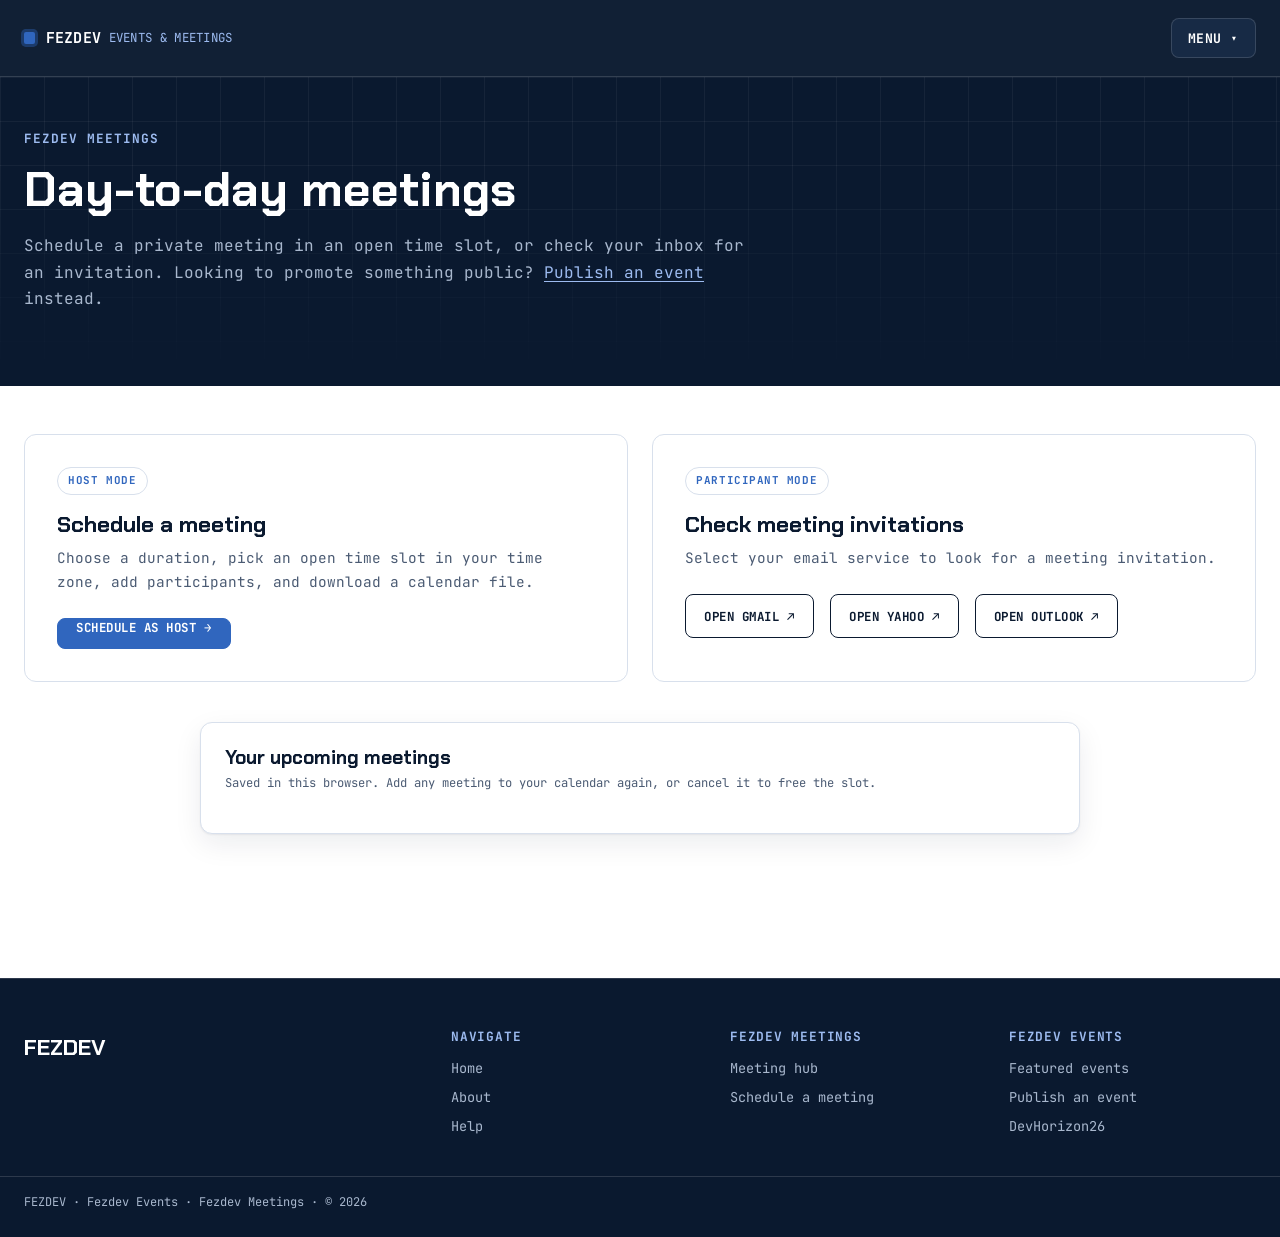
<file: meeting.html>
<!DOCTYPE html>
<html lang="en">

<head>
  <meta charset="UTF-8">
  <meta name="viewport" content="width=device-width, initial-scale=1.0">
  <meta name="theme-color" content="#0A192F">
  <title>Fezdev Meetings | Meeting Hub</title>
  <link rel="preconnect" href="https://fonts.googleapis.com">
  <link rel="preconnect" href="https://fonts.gstatic.com" crossorigin>
  <link href="https://fonts.googleapis.com/css2?family=Chakra+Petch:wght@500;600;700&family=JetBrains+Mono:wght@400;500;700&display=swap" rel="stylesheet">
  <link rel="stylesheet" href="fezdev.css">
  <script src="fezdev.js" defer></script>
</head>

<body>
  <a class="skip-link" href="#main">Skip to content</a>
  <header class="site-header">
    <div class="container nav-wrap">
      <a class="brand" href="index.html">FEZDEV <span>EVENTS &amp; MEETINGS</span></a>
      <button class="menu-toggle" type="button" aria-expanded="false" aria-controls="site-menu"><span>MENU</span><span class="menu-caret" aria-hidden="true">▾</span></button>
      <nav id="site-menu" class="site-menu" aria-label="Primary">
        <a href="index.html#events-section">Events</a>
        <a href="meeting.html" aria-current="page">Meetings</a>
        <a href="about.html">About</a>
        <a href="help.html">Help</a>
      </nav>
    </div>
  </header>

  <section class="page-hero">
    <div class="container">
      <p class="section-tag">FEZDEV MEETINGS</p>
      <h1>Day-to-day meetings</h1>
      <p class="lead">Schedule a private meeting in an open time slot, or check your inbox for an invitation. Looking to promote something public? <a href="publish-event.html" style="color:var(--blue-tint)">Publish an event</a> instead.</p>
    </div>
  </section>

  <main id="main" class="container page-main">
    <div class="choice-grid">
      <a class="choice-card" href="host-meeting.html">
        <span class="choice-label">HOST MODE</span>
        <h2>Schedule a meeting</h2>
        <p>Choose a duration, pick an open time slot in your time zone, add participants, and download a calendar file.</p>
        <span class="button button-primary">Schedule as host →</span>
      </a>
      <section id="participant" class="choice-card" aria-labelledby="participant-title">
        <span class="choice-label">PARTICIPANT MODE</span>
        <h2 id="participant-title">Check meeting invitations</h2>
        <p>Select your email service to look for a meeting invitation.</p>
        <div class="button-row">
          <a class="button" href="https://mail.google.com" target=" blank" rel="noopener noreferrer">Open Gmail ↗</a>
          <a class="button" href="https://mail.yahoo.com" target=" blank" rel="noopener noreferrer">Open Yahoo ↗</a>
          <a class="button" href="https://outlook.live.com/mail" target=" blank" rel="noopener noreferrer">Open Outlook ↗</a>
        </div>
      </section>
    </div>

    <section class="card events-card" aria-labelledby="upcoming-title">
      <h2 id="upcoming-title">Your upcoming meetings</h2>
      <p class="field-hint">Saved in this browser. Add any meeting to your calendar again, or cancel it to free the slot.</p>
      <ul class="item-list" data-list="meetings" data-empty-href="host-meeting.html" data-empty-label="Schedule a meeting"></ul>
    </section>

    <!-- Prototype note: meetings are stored in this browser and exported as calendar files. Sending email invitations and generating real Google Meet or Zoom links automatically requires a backend service. -->
  </main>

  <footer class="site-footer">
    <div class="container footer-grid">
      <div>
        <div class="footer-brand">FEZDEV</div>
      </div>
      <div>
        <h3>Navigate</h3><a href="index.html">Home</a><a href="about.html">About</a><a href="help.html">Help</a>
      </div>
      <div>
        <h3>Fezdev Meetings</h3><a href="meeting.html">Meeting hub</a><a href="host-meeting.html">Schedule a meeting</a>
      </div>
      <div>
        <h3>Fezdev Events</h3><a href="index.html#events-section">Featured events</a><a href="publish-event.html">Publish an event</a><a href="devhorizon26/index.html">DevHorizon26</a>
      </div>
    </div>
    <div class="container footer-bottom">FEZDEV · Fezdev Events · Fezdev Meetings · © 2026</div>
  </footer>
</body>

</html>
</file>
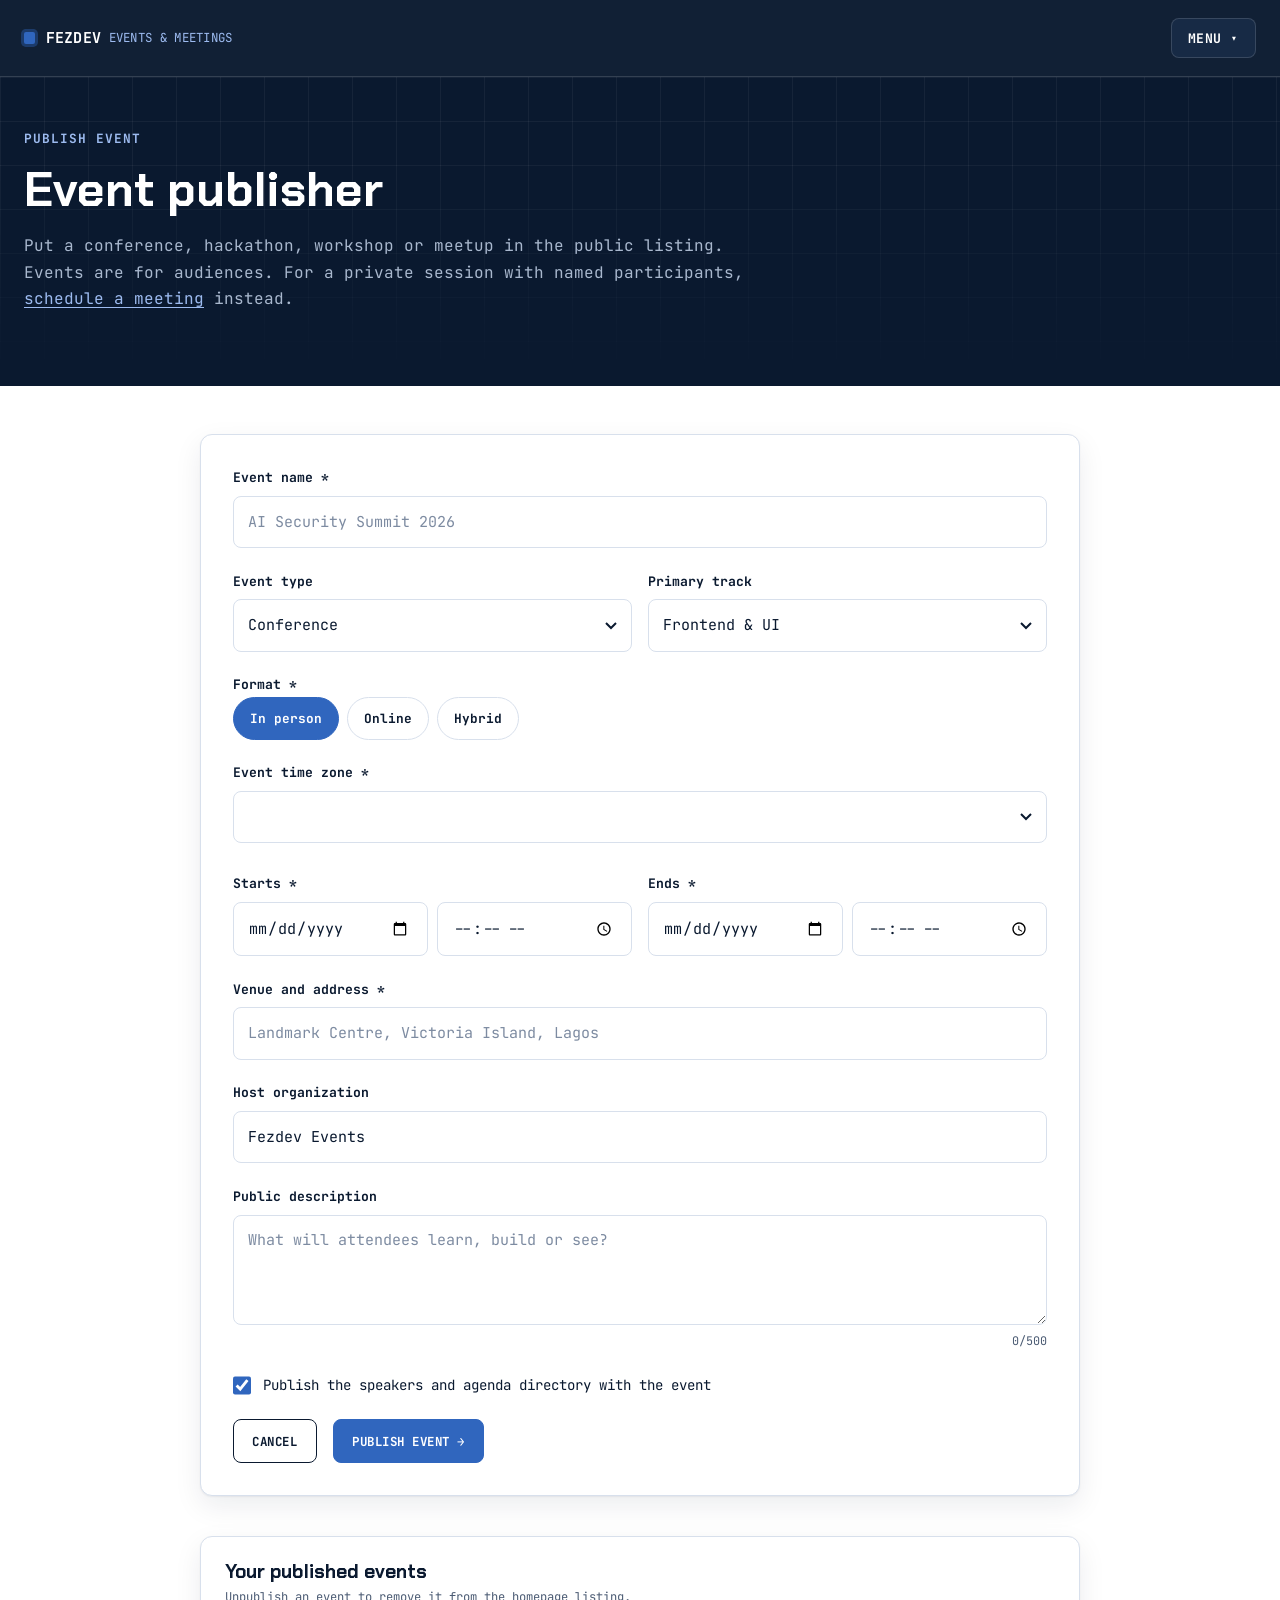
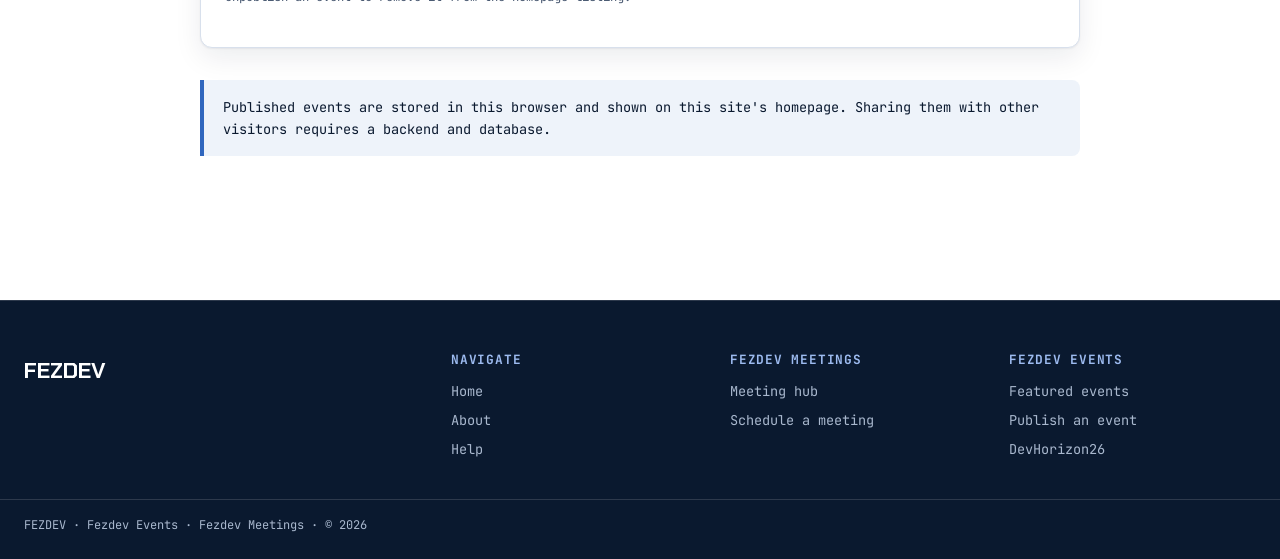
<file: publish-event.html>
<!DOCTYPE html>
<html lang="en">

<head>
  <meta charset="UTF-8">
  <meta name="viewport" content="width=device-width, initial-scale=1.0">
  <meta name="theme-color" content="#0A192F">
  <title>Fezdev Events | Publish an Event</title>
  <link rel="preconnect" href="https://fonts.googleapis.com">
  <link rel="preconnect" href="https://fonts.gstatic.com" crossorigin>
  <link href="https://fonts.googleapis.com/css2?family=Chakra+Petch:wght@500;600;700&family=JetBrains+Mono:wght@400;500;700&display=swap" rel="stylesheet">
  <link rel="stylesheet" href="fezdev.css">
  <script src="fezdev.js" defer></script>
</head>

<body>
  <a class="skip-link" href="#main">Skip to content</a>
  <header class="site-header">
    <div class="container nav-wrap">
      <a class="brand" href="index.html">FEZDEV <span>EVENTS &amp; MEETINGS</span></a>
      <button class="menu-toggle" type="button" aria-expanded="false" aria-controls="site-menu"><span>MENU</span><span class="menu-caret" aria-hidden="true">▾</span></button>
      <nav id="site-menu" class="site-menu" aria-label="Primary">
        <a href="index.html#events-section" aria-current="page">Events</a>
        <a href="meeting.html">Meetings</a>
        <a href="about.html">About</a>
        <a href="help.html">Help</a>
      </nav>
    </div>
  </header>

  <section class="page-hero">
    <div class="container">
      <p class="section-tag">PUBLISH EVENT</p>
      <h1>Event publisher</h1>
      <p class="lead">Put a conference, hackathon, workshop or meetup in the public listing. Events are for audiences. For a private session with named participants, <a href="host-meeting.html" style="color:var(--blue-tint)">schedule a meeting</a> instead.</p>
    </div>
  </section>

  <main id="main" class="container page-main">
    <form id="publishEventForm" class="form-card" novalidate>
      <div class="field">
        <label for="evName">Event name *</label>
        <input id="evName" name="name" required minlength="3" maxlength="100" autocomplete="off" placeholder="AI Security Summit 2026" aria-describedby="evName-error" data-required-msg="Give the event a name.">
        <p class="field-error" id="evName-error"></p>
      </div>

      <div class="form-row">
        <div class="field">
          <label for="evCategory">Event type</label>
          <select id="evCategory" name="category">
            <option>Conference</option>
            <option>Hackathon</option>
            <option>Workshop</option>
            <option>Webinar</option>
            <option>Meetup</option>
          </select>
        </div>
        <div class="field">
          <label for="evTrack">Primary track</label>
          <select id="evTrack" name="track">
            <option>Frontend &amp; UI</option>
            <option>Performance &amp; Edge</option>
            <option>RegTech &amp; Compliance</option>
            <option>Tooling &amp; DevOps</option>
          </select>
        </div>
      </div>

      <fieldset class="fieldset">
        <legend class="field-label">Format *</legend>
        <div class="segmented">
          <label><input type="radio" name="format" value="In person" checked><span>In person</span></label>
          <label><input type="radio" name="format" value="Online"><span>Online</span></label>
          <label><input type="radio" name="format" value="Hybrid"><span>Hybrid</span></label>
        </div>
      </fieldset>

      <div class="field">
        <label for="evTz">Event time zone *</label>
        <select id="evTz" name="timezone" required aria-describedby="evTzHint"></select>
        <p class="field-hint" id="evTzHint"></p>
      </div>

      <div class="form-row">
        <div class="field" role="group" aria-labelledby="evStartLabel">
          <span class="field-label" id="evStartLabel">Starts *</span>
          <div class="datetime-group">
            <input type="date" id="evStartDate" name="startDate" required aria-label="Start date" aria-describedby="evStart-error">
            <input type="time" id="evStartTime" name="startTime" required aria-label="Start time" aria-describedby="evStart-error">
          </div>
          <p class="field-error" id="evStart-error"></p>
        </div>
        <div class="field" role="group" aria-labelledby="evEndLabel">
          <span class="field-label" id="evEndLabel">Ends *</span>
          <div class="datetime-group">
            <input type="date" id="evEndDate" name="endDate" required aria-label="End date" aria-describedby="evEnd-error">
            <input type="time" id="evEndTime" name="endTime" required aria-label="End time" aria-describedby="evEnd-error">
          </div>
          <p class="field-error" id="evEnd-error"></p>
        </div>
      </div>

      <div class="field">
        <label for="evVenue" id="evVenueLabel">Venue and address *</label>
        <input id="evVenue" name="venue" required autocomplete="off" placeholder="Landmark Centre, Victoria Island, Lagos" aria-describedby="evVenue-error" data-required-msg="Add where the event takes place.">
        <p class="field-error" id="evVenue-error"></p>
      </div>

      <div class="field">
        <label for="evHost">Host organization</label>
        <input id="evHost" name="host" value="Fezdev Events" maxlength="80" autocomplete="organization">
      </div>

      <div class="field">
        <label for="evDescription">Public description</label>
        <textarea id="evDescription" name="description" maxlength="500" placeholder="What will attendees learn, build or see?" aria-describedby="evDescription-error descCount"></textarea>
        <span class="counter" id="descCount" aria-hidden="true">0/500</span>
        <p class="field-error" id="evDescription-error"></p>
      </div>

      <label class="checkbox-label"><input type="checkbox" id="evSpeakers" name="speakers" checked> Publish the speakers and agenda directory with the event</label>

      <div class="button-row">
        <a class="button" href="index.html">Cancel</a>
        <button class="button button-primary" type="submit">Publish event →</button>
      </div>
    </form>

    <section class="card events-card" aria-labelledby="mine-title">
      <h2 id="mine-title">Your published events</h2>
      <p class="field-hint">Unpublish an event to remove it from the homepage listing.</p>
      <ul class="item-list" data-list="my-events"></ul>
    </section>

    <div class="notice">Published events are stored in this browser and shown on this site's homepage. Sharing them with other visitors requires a backend and database.</div>
  </main>

  <footer class="site-footer">
    <div class="container footer-grid">
      <div>
        <div class="footer-brand">FEZDEV</div>
      </div>
      <div>
        <h3>Navigate</h3><a href="index.html">Home</a><a href="about.html">About</a><a href="help.html">Help</a>
      </div>
      <div>
        <h3>Fezdev Meetings</h3><a href="meeting.html">Meeting hub</a><a href="host-meeting.html">Schedule a meeting</a>
      </div>
      <div>
        <h3>Fezdev Events</h3><a href="index.html#events-section">Featured events</a><a href="publish-event.html">Publish an event</a><a href="devhorizon26/index.html">DevHorizon26</a>
      </div>
    </div>
    <div class="container footer-bottom">FEZDEV · Fezdev Events · Fezdev Meetings · © 2026</div>
  </footer>
</body>

</html>
</file>
<file: fezdev.css>
/* =============================================================
   Fezdev Events — shared stylesheet
   Palette roles
     Crisp White #FFFFFF  ~60%  main canvas
     Dark Navy   #0A192F  ~30%  header, hero bands, footer
     Sky Blue    #172A45  ~10%  secondary accent (feature cards, menu)
     Bright Blue #3066BE        calls to action, focus, selection
   Fonts: Chakra Petch (headings) + JetBrains Mono (body)
   ============================================================= */

:root {
    --navy: #0A192F;
    --sky: #172A45;
    --blue: #3066BE;
    --white: #FFFFFF;

    /* derived from the four brand colours */
    --blue-hover: #2757A3;
    --blue-tint: #9DBBF0;      /* readable blue for small text on navy */
    --ink: var(--navy);
    --ink-muted: #4B5B73;
    --line: #D8E0EC;
    --surface: #F4F7FB;
    --on-dark-muted: #A9B8CE;
    --line-dark: rgba(255, 255, 255, .14);
    --ok: #17734C;
    --danger: #B42318;

    --display: 'Chakra Petch', 'Arial Narrow', sans-serif;
    --mono: 'JetBrains Mono', 'Courier New', monospace;
    --radius: 8px;
    --shadow: 0 1px 2px rgba(10, 25, 47, .06), 0 10px 28px rgba(10, 25, 47, .08);
    --ease: cubic-bezier(.2, .7, .2, 1);

    /* legacy aliases so older pages (devhorizon26/) keep rendering */
    --bg: var(--white);
    --card: var(--white);
    --border: var(--line);
    --text: var(--ink);
    --muted: var(--ink-muted);
    --lime: var(--blue);
    --grey: var(--ink-muted);
}

*, *::before, *::after { box-sizing: border-box; }
* { margin: 0; padding: 0; }

html {
    scroll-behavior: smooth;
    scroll-padding-top: 5.5rem;
    -webkit-text-size-adjust: 100%;
}

body {
    background: var(--white);
    color: var(--ink);
    font-family: var(--mono);
    font-size: .94rem;
    line-height: 1.65;
    min-height: 100vh;
    display: flex;
    flex-direction: column;
    overflow-x: hidden;
    color-scheme: light;
}

main { flex: 1; }
a { color: inherit; }
h1, h2, h3 { font-family: var(--display); line-height: 1.15; font-weight: 700; }
p a:not(.button), li a:not(.button) { color: var(--blue); text-underline-offset: 3px; }
body.modal-open { overflow: hidden; }

.container { width: min(1280px, 100%); margin: auto; padding: 0 1.5rem; }
.muted { color: var(--ink-muted); font-size: .8rem; }
.full { grid-column: 1 / -1; }
.sr-only { position: absolute; width: 1px; height: 1px; overflow: hidden; clip: rect(0 0 0 0); white-space: nowrap; }

:focus-visible { outline: 3px solid var(--blue); outline-offset: 3px; border-radius: 4px; }
:is(.hero, .page-hero, .site-footer, .meeting-preview, .event-card, .site-header) :focus-visible { outline-color: var(--blue-tint); }
.community-card :focus-visible { outline-color: var(--blue); }

.skip-link {
    position: absolute; left: 1rem; top: -4rem; z-index: 100;
    background: var(--blue); color: #fff; padding: .7rem 1rem;
    border-radius: var(--radius); font-weight: 700; text-decoration: none;
    transition: top .2s var(--ease);
}
.skip-link:focus { top: 1rem; }

/* ---------- header & navigation ---------- */
.site-header {
    position: sticky; top: 0; z-index: 20;
    background: rgba(10, 25, 47, .97); color: #fff;
    border-bottom: 1px solid var(--line-dark);
    backdrop-filter: blur(8px);
}
.nav-wrap { display: flex; align-items: center; justify-content: space-between; gap: 1rem; min-height: 76px; position: relative; }
.brand { display: inline-flex; align-items: center; color: #fff; font-weight: 700; text-decoration: none; letter-spacing: .02em; }
.brand::before {
    content: ""; width: .7rem; height: .7rem; margin-right: .65rem;
    background: var(--blue); border-radius: 2px; box-shadow: 0 0 0 3px rgba(48, 102, 190, .4);
}
.brand span { color: var(--blue-tint); font-size: .78rem; font-weight: 400; margin-left: .45rem; }

.menu-toggle {
    display: inline-flex; align-items: center; gap: .55rem;
    background: var(--sky); color: #fff; border: 1px solid var(--line-dark);
    border-radius: var(--radius); padding: .65rem 1rem;
    font: 700 .82rem var(--mono); letter-spacing: .04em; cursor: pointer;
    transition: background .2s, border-color .2s, transform .15s var(--ease);
}
.menu-toggle:hover { background: var(--blue); border-color: var(--blue); }
.menu-toggle:active { transform: scale(.97); }
.menu-caret { display: inline-block; transition: transform .25s var(--ease); }
.menu-toggle[aria-expanded="true"] .menu-caret { transform: rotate(180deg); }

.site-menu {
    position: absolute; right: 1.5rem; top: calc(100% + 8px);
    display: flex; flex-direction: column; min-width: 230px; overflow: hidden;
    background: var(--sky); border: 1px solid var(--line-dark); border-radius: 10px;
    box-shadow: 0 18px 40px rgba(0, 0, 0, .35);
    opacity: 0; visibility: hidden; transform: translateY(-8px) scale(.98); transform-origin: top right;
    transition: opacity .2s var(--ease), transform .2s var(--ease), visibility 0s linear .2s;
}
.site-menu.open { opacity: 1; visibility: visible; transform: none; transition-delay: 0s; }
.site-menu a {
    padding: .85rem 1.1rem; color: #fff; text-decoration: none;
    text-transform: uppercase; font-size: .78rem; letter-spacing: .06em;
    border-bottom: 1px solid var(--line-dark);
    transition: background .15s, padding-left .2s var(--ease);
}
.site-menu a:last-child { border-bottom: 0; }
.site-menu a:hover, .site-menu a:focus-visible { background: var(--blue); padding-left: 1.5rem; outline-offset: -3px; }
.site-menu a[aria-current="page"] { color: var(--blue-tint); font-weight: 700; }
.site-menu a[aria-current="page"]:hover { color: #fff; }

.menu-backdrop {
    position: fixed; inset: 0; z-index: 15;
    background: rgba(10, 25, 47, .55); backdrop-filter: blur(2px);
    opacity: 0; visibility: hidden;
    transition: opacity .25s, visibility 0s linear .25s;
}
.menu-backdrop.is-visible { opacity: 1; visibility: visible; transition-delay: 0s; }

/* ---------- hero bands ---------- */
.hero, .page-hero { position: relative; isolation: isolate; overflow: hidden; background: var(--navy); color: #fff; }
.hero::before, .page-hero::before {
    content: ""; position: absolute; inset: 0; z-index: -1;
    background-image:
        linear-gradient(rgba(255, 255, 255, .05) 1px, transparent 1px),
        linear-gradient(90deg, rgba(255, 255, 255, .05) 1px, transparent 1px);
    background-size: 44px 44px;
    -webkit-mask-image: linear-gradient(to bottom, #000 25%, transparent 100%);
    mask-image: linear-gradient(to bottom, #000 25%, transparent 100%);
}
.hero > .container { padding-top: 5.5rem; padding-bottom: 5rem; }
.page-hero > .container { padding-top: 3.2rem; padding-bottom: 3rem; }

.section-tag {
    color: var(--blue); font-size: .8rem; font-weight: 700;
    letter-spacing: .08em; text-transform: uppercase; margin-bottom: .9rem;
}
:is(.hero, .page-hero, .meeting-preview) .section-tag { color: var(--blue-tint); }

.hero h1, .page-hero h1 { font-size: clamp(2.1rem, 5vw, 3.8rem); line-height: 1.08; max-width: 900px; margin-bottom: 1.1rem; }
.page-hero h1 { font-size: clamp(1.9rem, 4vw, 3rem); }
.cursor { color: var(--blue-tint); }
.lead { color: var(--ink-muted); max-width: 720px; margin-bottom: 1.6rem; font-size: 1rem; }
:is(.hero, .page-hero) .lead { color: var(--on-dark-muted); }

/* ---------- buttons ---------- */
.button {
    --btn-fg: var(--ink); --btn-bd: var(--ink);
    display: inline-flex; align-items: center; justify-content: center; gap: .5rem;
    padding: .78rem 1.15rem; border: 1px solid var(--btn-bd); border-radius: var(--radius);
    background: transparent; color: var(--btn-fg);
    font: 700 .78rem var(--mono); letter-spacing: .04em; text-transform: uppercase; text-decoration: none;
    cursor: pointer;
    transition: background .2s, color .2s, border-color .2s, transform .2s var(--ease), box-shadow .2s;
}
.button:hover { background: rgba(10, 25, 47, .07); transform: translateY(-2px); }
.button:active { transform: translateY(0); }
:is(.hero, .page-hero, .meeting-preview, .site-footer, .event-card) .button { --btn-fg: #fff; --btn-bd: rgba(255, 255, 255, .55); }
:is(.hero, .page-hero, .meeting-preview, .site-footer, .event-card) .button:hover { background: rgba(255, 255, 255, .1); }
.community-card .button { --btn-fg: var(--ink); --btn-bd: var(--ink); }
.community-card .button:hover { background: rgba(10, 25, 47, .07); }

.button.button-primary { background: var(--blue); border-color: var(--blue); color: #fff; }
.button.button-primary:hover { background: var(--blue-hover); border-color: var(--blue-hover); box-shadow: 0 8px 20px rgba(48, 102, 190, .35); }
.button.button-danger { --btn-fg: var(--danger); --btn-bd: var(--danger); }
.button.button-danger:hover { background: var(--danger); color: #fff; }
.button.button-primary.button-danger { background: var(--danger); border-color: var(--danger); color: #fff; }
.button.button-primary.button-danger:hover { background: #8F1C12; border-color: #8F1C12; box-shadow: none; }
.button-small { padding: .5rem .8rem; font-size: .72rem; }
.button-disabled, .button:disabled { opacity: .55; cursor: not-allowed; pointer-events: none; }
.button-row { display: flex; flex-wrap: wrap; align-items: center; gap: 1rem; }

/* ---------- sections & grids ---------- */
.section { padding-top: 4rem; padding-bottom: 1rem; }
.section-title { font-size: clamp(1.5rem, 3vw, 2.1rem); margin-bottom: .5rem; }
.section-sub { color: var(--ink-muted); max-width: 640px; margin-bottom: 1.8rem; }
.page-main { padding-top: 3rem; padding-bottom: 5rem; }

.event-grid, .choice-grid, .about-grid, .help-grid {
    display: grid; grid-template-columns: repeat(2, minmax(0, 1fr)); gap: 1.5rem;
}
.help-grid { grid-template-columns: 260px minmax(0, 1fr); align-items: start; }

/* ---------- event cards ---------- */
.event-card {
    display: flex; flex-direction: column; gap: 1rem;
    background: var(--sky); color: #fff;
    border: 1px solid var(--line-dark); border-top: 4px solid var(--blue); border-radius: 12px; padding: 2rem;
}
.event-card h2, .event-card h3 { font-family: var(--display); }
.event-card p { color: var(--on-dark-muted); font-size: .9rem; }
.event-card .event-meta { color: var(--blue-tint); font-size: .78rem; }
.pora-card { border-top-color: var(--blue-tint); }
.community-card { background: #fff; color: var(--ink); border: 1px solid var(--line); border-top: 4px solid var(--blue); box-shadow: var(--shadow); }
.community-card p { color: var(--ink-muted); }
.community-card .event-meta { color: var(--blue); }
.community-card .button-row { margin-top: auto; }

.badge, .choice-label {
    display: inline-block; width: max-content; padding: .25rem .65rem; border-radius: 999px;
    font-size: .68rem; font-weight: 700; letter-spacing: .05em; text-transform: uppercase;
}
.badge-primary { background: var(--blue); color: #fff; }
.badge-blue { background: var(--blue-tint); color: var(--navy); }
.badge-muted { background: var(--surface); color: var(--ink-muted); border: 1px solid var(--line); }
.choice-label { color: var(--blue); border: 1px solid var(--line); margin-bottom: .6rem; }
.meeting-preview .choice-label { color: var(--blue-tint); border-color: var(--line-dark); }

.center-action { text-align: center; padding: 2.2rem 0 .5rem; }
.publish-link, .schedule-link {
    display: inline-block; color: var(--blue); border: 2px dashed var(--blue); border-radius: var(--radius);
    padding: 1rem 1.6rem; text-decoration: none; font-weight: 700; letter-spacing: .04em;
    transition: background .2s, color .2s, transform .2s var(--ease);
}
.publish-link:hover, .schedule-link:hover { background: var(--blue); color: #fff; border-style: solid; transform: translateY(-2px); }

.community { margin-top: 3rem; }

/* ---------- meetings band & choice cards ---------- */
.meeting-preview { background: var(--navy); color: #fff; border-radius: 16px; padding: 2.5rem; }
.meeting-preview .section-sub { color: var(--on-dark-muted); }
.choice-card {
    display: flex; flex-direction: column; gap: .5rem; padding: 2rem;
    background: #fff; color: var(--ink); text-decoration: none;
    border: 1px solid var(--line); border-radius: 12px;
    transition: border-color .2s, box-shadow .2s;
}
a.choice-card:hover { border-color: var(--blue); box-shadow: var(--shadow); }
.choice-card h2, .choice-card h3 { font-family: var(--display); }
.choice-card p { color: var(--ink-muted); font-size: .9rem; }
.choice-card > .button, .choice-card > .button-row { margin-top: auto; align-self: flex-start; padding-top: 0; }
.choice-card > p + .button, .choice-card > p + .button-row { margin-top: 1rem; }
.meeting-preview .choice-card { background: var(--sky); border-color: var(--line-dark); color: #fff; }
.meeting-preview a.choice-card:hover { border-color: var(--blue-tint); box-shadow: none; }
.meeting-preview .choice-card p { color: var(--on-dark-muted); }
.meeting-preview .choice-card .button:not(.button-primary) { --btn-fg: #fff; --btn-bd: rgba(255, 255, 255, .55); }

/* ---------- cards, panels, notices ---------- */
.panel, .form-card, .card {
    background: #fff; border: 1px solid var(--line); border-radius: 12px; padding: 2rem; box-shadow: var(--shadow);
}
.card { padding: 1.5rem; }
.card > h2 { font-size: 1.2rem; margin-bottom: .2rem; }
.panel h2 { color: var(--navy); font-size: 1.5rem; margin: 1.5rem 0 .6rem; }
.panel h2:first-child { margin-top: 0; }
.panel h3 { margin-top: 1rem; font-size: 1.1rem; }
.panel p, .panel li { color: var(--ink-muted); font-size: .92rem; margin-bottom: .7rem; }
.panel ul, .panel ol { padding-left: 1.3rem; margin: .8rem 0; }
.panel code { background: var(--surface); border: 1px solid var(--line); border-radius: 4px; padding: .1rem .4rem; font-size: .85em; color: var(--navy); }
.help-grid aside { position: sticky; top: 6rem; display: flex; flex-direction: column; gap: .7rem; }
.help-grid aside h2 { font-size: 1.1rem; margin: 0 0 .3rem; }
.help-grid aside a { color: var(--ink-muted); text-decoration: none; padding: .2rem 0 .2rem .8rem; border-left: 2px solid var(--line); transition: color .15s, border-color .15s; }
.help-grid aside a:hover { color: var(--blue); border-left-color: var(--blue); }

.notice {
    max-width: 880px; margin: 2rem auto 0; padding: 1rem 1.2rem;
    background: rgba(48, 102, 190, .08); border-left: 4px solid var(--blue); border-radius: 0 var(--radius) var(--radius) 0;
    color: var(--ink); font-size: .85rem;
}
.booking-layout + .notice, .booking-layout ~ .notice { max-width: none; }
.panel .notice { max-width: none; }

.empty { display: grid; gap: .35rem; justify-items: center; padding: 1.6rem; text-align: center; color: var(--ink-muted); border: 1.5px dashed var(--line); border-radius: 10px; font-size: .86rem; }
.empty strong { color: var(--ink); font-family: var(--display); font-size: 1.05rem; }
.empty .button { margin-top: .6rem; }
.event-grid > .empty { grid-column: 1 / -1; }

/* ---------- forms ---------- */
.form-card { max-width: 880px; margin: 0 auto; display: grid; gap: 1.4rem; }
.form-row { display: grid; grid-template-columns: repeat(2, minmax(0, 1fr)); gap: 1rem; }
.field { display: grid; gap: .45rem; min-width: 0; align-content: start; }
.field > label, .field-label, legend { color: var(--ink); font-size: .82rem; font-weight: 700; }
.field-hint { color: var(--ink-muted); font-size: .76rem; }
.field-error { color: var(--danger); font-size: .78rem; font-weight: 500; animation: errIn .2s var(--ease); }
.field-error:empty { display: none; }

.field :is(input, select, textarea) {
    width: 100%; min-width: 0; padding: .8rem .9rem;
    background: #fff; color: var(--ink); font: inherit;
    border: 1.5px solid var(--line); border-radius: var(--radius);
    transition: border-color .2s, box-shadow .2s, background .2s;
}
.field :is(input, select, textarea):hover { border-color: #B3C0D6; }
.field :is(input, select, textarea):focus { outline: none; border-color: var(--blue); box-shadow: 0 0 0 4px rgba(48, 102, 190, .18); }
.field :is(input, select, textarea)::placeholder { color: #7D8BA1; }
.field textarea { min-height: 110px; resize: vertical; }
.field select {
    appearance: none; -webkit-appearance: none; padding-right: 2.4rem;
    background-image: url("data:image/svg+xml,%3Csvg xmlns='http://www.w3.org/2000/svg' width='12' height='8' viewBox='0 0 12 8'%3E%3Cpath d='M1 1l5 5 5-5' fill='none' stroke='%230A192F' stroke-width='2'/%3E%3C/svg%3E");
    background-repeat: no-repeat; background-position: right .9rem center;
}
.field :is(input, select, textarea).is-invalid { border-color: var(--danger); background-color: #FFF6F5; }
.field :is(input, select, textarea).is-invalid:focus { box-shadow: 0 0 0 4px rgba(180, 35, 24, .16); }
.field :is(input, select, textarea).is-valid { border-color: var(--ok); }
.field :is(input, select, textarea).is-valid:focus { box-shadow: 0 0 0 4px rgba(23, 115, 76, .16); }
input[type="date"], input[type="time"] { color-scheme: light; }
input[type="date"]::-webkit-calendar-picker-indicator,
input[type="time"]::-webkit-calendar-picker-indicator { cursor: pointer; padding: .3rem; border-radius: 4px; transition: background .2s; }
input[type="date"]::-webkit-calendar-picker-indicator:hover,
input[type="time"]::-webkit-calendar-picker-indicator:hover { background: rgba(48, 102, 190, .15); }
.datetime-group { display: flex; gap: .6rem; }
.datetime-group input { flex: 1; }
.counter { justify-self: end; color: var(--ink-muted); font-size: .74rem; }

.fieldset { border: 0; min-width: 0; display: grid; gap: .5rem; }
.fieldset > legend { padding: 0; margin-bottom: .1rem; }

.segmented { display: flex; flex-wrap: wrap; gap: .5rem; }
.segmented label { position: relative; cursor: pointer; }
.segmented input { position: absolute; inset: 0; width: 100%; height: 100%; margin: 0; opacity: 0; cursor: pointer; }
.segmented span {
    display: inline-flex; padding: .6rem 1rem; border: 1.5px solid var(--line); border-radius: 999px;
    font-weight: 700; font-size: .8rem; background: #fff;
    transition: background .2s, border-color .2s, color .2s;
}
.segmented label:hover span { border-color: var(--blue); }
.segmented input:checked + span { background: var(--blue); border-color: var(--blue); color: #fff; }
.segmented input:focus-visible + span { outline: 3px solid var(--blue); outline-offset: 3px; }
.segmented--days span { padding: .5rem .8rem; border-radius: var(--radius); }

.slot-toolbar { display: flex; flex-wrap: wrap; align-items: center; justify-content: space-between; gap: .6rem; }
.slot-grid {
    display: grid; grid-template-columns: repeat(auto-fill, minmax(112px, 1fr)); gap: .6rem;
    max-height: 340px; overflow: auto; padding: .35rem; border-radius: var(--radius);
}
.slot-grid.is-invalid { box-shadow: 0 0 0 2px var(--danger); }
.slot { position: relative; animation: pop .25s var(--ease) backwards; animation-delay: calc(var(--i, 0) * 10ms); }
.slot input { position: absolute; inset: 0; width: 100%; height: 100%; margin: 0; opacity: 0; cursor: pointer; }
.slot span {
    display: flex; flex-direction: column; align-items: center; justify-content: center; min-height: 2.9rem; padding: .6rem .4rem;
    border: 1.5px solid var(--blue); border-radius: var(--radius); color: var(--blue); font-weight: 700; font-size: .82rem;
    transition: background .15s, color .15s, transform .15s var(--ease);
}
.slot small { font-size: .64rem; font-weight: 500; }
.slot input:hover + span { background: rgba(48, 102, 190, .08); }
.slot input:checked + span { background: var(--blue); color: #fff; transform: scale(1.04); }
.slot input:focus-visible + span { outline: 3px solid var(--blue); outline-offset: 3px; }
.slot input:disabled { cursor: not-allowed; }
.slot input:disabled + span { background: var(--surface); border-color: var(--line); color: #7D8BA1; text-decoration: line-through; }
.slot input:disabled + span small { text-decoration: none; }
.slot-empty { grid-column: 1 / -1; padding: 1.2rem; text-align: center; color: var(--ink-muted); font-size: .85rem; border: 1.5px dashed var(--line); border-radius: var(--radius); }

.checkbox-label { display: flex; align-items: flex-start; gap: .7rem; cursor: pointer; font-size: .88rem; }
.checkbox-label input { width: 1.15rem; height: 1.15rem; margin-top: .15rem; accent-color: var(--blue); }
.form-message { min-height: 1.2rem; color: var(--ok); font-size: .85rem; }

.booking-layout { display: grid; grid-template-columns: minmax(0, 1.55fr) minmax(0, 1fr); gap: 1.8rem; align-items: start; }
.booking-layout .form-card { max-width: none; margin: 0; }
.side-stack { display: grid; gap: 1.5rem; position: sticky; top: 6rem; }
details.card summary {
    display: flex; align-items: center; justify-content: space-between; cursor: pointer; list-style: none;
    font-family: var(--display); font-weight: 700; font-size: 1.2rem;
}
details.card summary::-webkit-details-marker { display: none; }
details.card summary::after { content: "+"; color: var(--blue); font-size: 1.4rem; }
details.card[open] summary::after { content: "\2013"; }
details.card form { display: grid; gap: 1.1rem; margin-top: 1.2rem; }
.events-card { max-width: 880px; margin: 2.5rem auto 0; }

/* ---------- lists ---------- */
.item-list { list-style: none; display: grid; gap: .9rem; margin-top: 1rem; }
.item {
    display: grid; grid-template-columns: auto 1fr; gap: .8rem 1rem; align-items: start; padding: 1rem;
    background: #fff; border: 1px solid var(--line); border-radius: 10px;
    animation: pop .3s var(--ease);
}
.item-date { display: grid; place-items: center; min-width: 3.4rem; padding: .5rem .4rem; background: var(--navy); color: #fff; border-radius: 8px; line-height: 1.1; text-align: center; }
.item-date b { font: 700 1.35rem var(--display); }
.item-date small { font-size: .66rem; letter-spacing: .08em; text-transform: uppercase; color: var(--blue-tint); }
.item h3 { font-size: 1.02rem; margin-bottom: .15rem; overflow-wrap: anywhere; }
.item .meta { color: var(--ink-muted); font-size: .78rem; overflow-wrap: anywhere; }
.item-actions { grid-column: 1 / -1; display: flex; flex-wrap: wrap; gap: .5rem; }

/* ---------- modal ---------- */
.modal-backdrop {
    position: fixed; inset: 0; z-index: 50; display: grid; place-items: center; padding: 1rem;
    background: rgba(10, 25, 47, .62); backdrop-filter: blur(3px);
    opacity: 0; transition: opacity .22s;
}
.modal-backdrop.is-open { opacity: 1; }
.modal {
    width: min(560px, 100%); max-height: calc(100vh - 2rem); overflow: auto;
    background: #fff; color: var(--ink); border-radius: 14px; box-shadow: 0 30px 80px rgba(0, 0, 0, .4);
    transform: translateY(18px) scale(.97); transition: transform .25s var(--ease);
}
.is-open .modal { transform: none; }
.modal:focus { outline: none; }
.modal-head {
    position: sticky; top: 0; display: flex; align-items: center; justify-content: space-between; gap: 1rem;
    padding: 1.2rem 1.5rem; background: var(--navy); color: #fff; border-radius: 14px 14px 0 0;
}
.modal-head h2 { font-size: 1.25rem; }
.modal-x {
    width: 2.2rem; height: 2.2rem; border: 1px solid var(--line-dark); border-radius: 50%;
    background: transparent; color: #fff; font-size: 1.3rem; line-height: 1; cursor: pointer; transition: background .2s;
}
.modal-x:hover { background: var(--blue); }
.modal-body { display: grid; gap: 1rem; padding: 1.5rem; }
.modal-actions { display: flex; flex-wrap: wrap; justify-content: flex-end; gap: .6rem; padding: 0 1.5rem 1.5rem; }
.summary { display: grid; grid-template-columns: auto 1fr; gap: .5rem 1rem; font-size: .86rem; }
.summary dt { color: var(--ink-muted); }
.summary dd { font-weight: 700; overflow-wrap: anywhere; }

/* ---------- toast ---------- */
.toast-region { position: fixed; right: 1rem; bottom: 1rem; z-index: 60; display: grid; gap: .6rem; width: min(380px, calc(100vw - 2rem)); pointer-events: none; }
.toast {
    pointer-events: auto; display: grid; grid-template-columns: auto 1fr auto; gap: .7rem; align-items: start;
    padding: .9rem 1rem; background: var(--navy); color: #fff;
    border-left: 4px solid var(--blue); border-radius: 10px; box-shadow: 0 14px 34px rgba(10, 25, 47, .35);
    animation: toastIn .3s var(--ease);
    transition: opacity .25s, transform .25s;
}
.toast.is-leaving { opacity: 0; transform: translateX(24px); }
.toast-success { border-left-color: #3DBE8B; }
.toast-error { border-left-color: #F0746A; }
.toast-icon { display: grid; place-items: center; width: 1.4rem; height: 1.4rem; border-radius: 50%; background: var(--blue); font-size: .78rem; font-weight: 700; }
.toast-success .toast-icon { background: #3DBE8B; color: var(--navy); }
.toast-error .toast-icon { background: #F0746A; color: var(--navy); }
.toast-msg { font-size: .85rem; }
.toast-close { background: none; border: 0; color: var(--on-dark-muted); font-size: 1.2rem; line-height: 1; cursor: pointer; }
.toast-close:hover { color: #fff; }

/* ---------- footer ---------- */
.site-footer { margin-top: 4rem; padding: 3.2rem 0 1.5rem; background: var(--navy); color: #fff; border-top: 1px solid var(--line-dark); }
.footer-grid { display: grid; grid-template-columns: 1.6fr 1fr 1fr 1fr; gap: 2rem; }
.footer-brand { color: #fff; font-family: var(--display); font-weight: 700; font-size: 1.4rem; margin-bottom: .5rem; }
.footer-grid p, .footer-grid a { color: var(--on-dark-muted); font-size: .85rem; }
.footer-grid h3 { color: var(--blue-tint); font-family: var(--mono); font-size: .8rem; font-weight: 700; text-transform: uppercase; letter-spacing: .06em; margin-bottom: .8rem; }
.footer-grid a { display: block; margin: .4rem 0; text-decoration: none; }
.footer-grid a:hover { color: #fff; }
.footer-bottom { margin-top: 2rem; padding-top: 1rem; border-top: 1px solid var(--line-dark); color: var(--on-dark-muted); font-size: .75rem; }

/* ---------- motion ---------- */
@keyframes pop { from { opacity: 0; transform: translateY(6px) scale(.98); } }
@keyframes errIn { from { opacity: 0; transform: translateY(-4px); } }
@keyframes toastIn { from { opacity: 0; transform: translateX(28px); } }
@keyframes shake { 20%, 60% { transform: translateX(-6px); } 40%, 80% { transform: translateX(6px); } }
.shake { animation: shake .4s; }

@media (prefers-reduced-motion: reduce) {
    *, *::before, *::after { animation-duration: .01ms !important; animation-iteration-count: 1 !important; transition-duration: .01ms !important; scroll-behavior: auto !important; }
}

/* ---------- responsive ---------- */
@media (max-width: 960px) {
    .booking-layout { grid-template-columns: 1fr; }
    .side-stack { position: static; }
}

@media (max-width: 800px) {
    .event-grid, .choice-grid, .about-grid, .help-grid, .form-row, .footer-grid { grid-template-columns: 1fr; }
    .help-grid { gap: 1rem; }
    .help-grid aside { position: static; }
    .full { grid-column: auto; }
    .hero > .container { padding-top: 3.5rem; padding-bottom: 3.5rem; }
    .meeting-preview { padding: 1.6rem; }
    .site-menu { right: 1rem; }
}

@media (max-width: 560px) {
    .brand span { display: none; }
    .panel, .form-card { padding: 1.4rem; }
    .datetime-group { flex-wrap: wrap; }
    .datetime-group input { flex: 1 1 100%; }
    .modal-actions .button { flex: 1 1 100%; }
    .toast-region { left: 1rem; right: 1rem; width: auto; }
}
</file>
<file: Portfolio CV/style.css>
:root {
    --bg: #061217;
    --card: #0b1c24;
    --border: #1a2f3b;
    --text: #f1f5f9;
    --muted: #94a3b8;
    --lime: #d2ff00;
    --grey: #475569;
    --blue: #bbd8ff;
    --white: #f7faf9;
    --ink: #0f172a;
    --display: 'Chakra Petch', sans-serif;
    --mono: 'JetBrains Mono', monospace;
    --radius: 10px;
  }

  * { box-sizing: border-box; }
  html { scroll-behavior: smooth; }

  body {
    margin: 0;
    background: var(--bg);
    color: var(--text);
    font-family: var(--display);
    line-height: 1.6;
  }

  a { color: inherit; }
  img { max-width: 200px; max-height: auto; display: block; }

  .wrap {
    max-width: 880px;
    margin: 0 auto;
    padding: 0 28px;
  }

  /* --- nav --- */
  header {
    position: sticky;
    top: 0;
    z-index: 20;
    background: rgba(6, 18, 23, 0.9);
    backdrop-filter: blur(6px);
    border-bottom: 1px solid var(--border);
  }
  nav.wrap {
    display: flex;
    align-items: center;
    justify-content: space-between;
    padding-top: 18px;
    padding-bottom: 18px;
  }
  .logo {
    font-weight: 600;
    font-size: 17px;
    letter-spacing: 0.02em;
  }
  .nav-links {
    display: flex;
    align-items: center;
    gap: 26px;
    font-family: var(--mono);
    font-size: 13px;
    color: var(--muted);
  }
  .nav-links a:hover { color: var(--text); }
  .nav-cv {
    font-size: 12px;
    color: var(--grey);
    border-left: 1px solid var(--border);
    padding-left: 20px;
    display: flex;
    gap: 10px;
  }
  .nav-cv a:hover { color: var(--lime); }

  @media (max-width: 620px) {
    .nav-links span.sep { display: none; }
    .nav-links { gap: 14px; font-size: 12px; }
    .nav-cv { padding-left: 12px; gap: 8px; }
  }

  /* --- buttons --- */
  .button {
    display: inline-block;
    padding: 12px 24px;
    border-radius: var(--radius);
    border: 1px solid var(--border);
    background: transparent;
    color: var(--text);
    font-family: var(--mono);
    font-size: 13px;
    text-decoration: none;
    transition: background 0.2s ease, transform 0.2s ease;
  }
  .button:hover {
    background: rgba(255, 255, 255, .1);
    transform: translateY(-2px);
  }
  .button-primary {
    background: var(--lime);
    color: #0f172a;
    border-color: var(--lime);
  }
  .button-primary:hover {
    background: #bce600;
    transform: translateY(-2px);
  }

  /* --- hero --- */
  .hero {
    padding: 96px 0 84px;
    text-align: center;
  }
  .eyebrow {
    font-family: var(--mono);
    font-size: 13px;
    color: var(--lime);
    margin: 0 0 18px;
  }
  h1 {
    font-size: clamp(38px, 6vw, 58px);
    line-height: 1.08;
    margin: 0 0 18px;
    font-weight: 600;
  }
  .hero p.lead {
    max-width: 560px;
    margin: 0 auto 34px;
    color: var(--muted);
    font-size: 17px;
  }
  .hero-actions {
    display: flex;
    gap: 14px;
    justify-content: center;
    flex-wrap: wrap;
  }

  /* --- section shell --- */
  section { padding: 76px 0; }
  .section-dark { border-top: 1px solid var(--border); }
  .section-bright {
    background: var(--white);
    color: var(--ink);
  }
  .section-bright .muted { color: #475569; }
  h2 {
    font-size: 26px;
    margin: 0 0 30px;
    font-weight: 600;
  }

  /* --- about --- */
  .about-grid {
    display: grid;
    grid-template-columns: 1.4fr 1fr;
    gap: 48px;
    align-items: start;
  }
  .about-grid p { font-size: 16px; max-width: 62ch; }
  .stat-list {
    display: flex;
    flex-direction: column;
    gap: 18px;
    font-family: var(--mono);
  }
  .stat-list .num { font-size: 22px; font-weight: 500; }
  .stat-list .label { font-size: 13px; color: #475569; }
  @media (max-width: 700px) {
    .about-grid { grid-template-columns: 1fr; }
  }

  /* --- pills --- */
  .pill-group {
    display: flex;
    flex-wrap: wrap;
    gap: 10px;
  }
  .pill {
    font-family: var(--mono);
    font-size: 13px;
    padding: 8px 16px;
    border-radius: 999px;
    border: 1px solid var(--border);
    color: var(--muted);
  }
  .section-bright .pill { border-color: #d7dbd9; color: #334155; }
  .pill.accent {
    border-color: var(--lime);
    color: var(--lime);
  }

  .skills-grid {
    display: grid;
    grid-template-columns: 1fr 1fr;
    gap: 40px;
  }
  .skills-grid h3 {
    font-family: var(--mono);
    font-size: 13px;
    text-transform: none;
    color: var(--lime);
    margin: 0 0 16px;
    font-weight: 500;
  }
  @media (max-width: 700px) {
    .skills-grid { grid-template-columns: 1fr; gap: 32px; }
  }

  /* --- experience cards --- */
  .card-row {
    display: grid;
    grid-template-columns: 1fr 1fr;
    gap: 24px;
  }
  .card {
    background: var(--card);
    border: 1px solid var(--border);
    border-radius: var(--radius);
    padding: 26px;
  }
  .card h3 {
    font-size: 16px;
    margin: 0 0 6px;
  }
  .card .tag {
    font-family: var(--mono);
    font-size: 12px;
    color: var(--lime);
  }
  .card p {
    color: var(--muted);
    font-size: 14px;
    margin: 12px 0 0;
  }
  @media (max-width: 700px) {
    .card-row { grid-template-columns: 1fr; }
  }

  .certs {
    margin-top: 34px;
  }
  .certs .label {
    font-family: var(--mono);
    font-size: 13px;
    color: var(--muted);
    margin-bottom: 14px;
  }

  /* --- footer --- */
  footer {
    border-top: 1px solid var(--border);
    padding: 32px 0 42px;
  }
  .footer-row {
    display: flex;
    justify-content: space-between;
    align-items: center;
    flex-wrap: wrap;
    gap: 14px;
  }
  .contact-line {
    font-family: var(--mono);
    font-size: 13px;
    color: var(--muted);
  }
  .contact-line a:hover { color: var(--blue); }
  .cv-links {
    font-family: var(--mono);
    font-size: 12px;
    color: var(--grey);
    display: flex;
    gap: 14px;
  }
  .cv-links a { text-decoration: underline; text-decoration-style: dotted; text-underline-offset: 3px; }
  .cv-links a:hover { color: var(--lime); }
  .footer-note {
    margin-top: 18px;
    font-size: 12px;
    color: var(--grey);
  }
</file>
